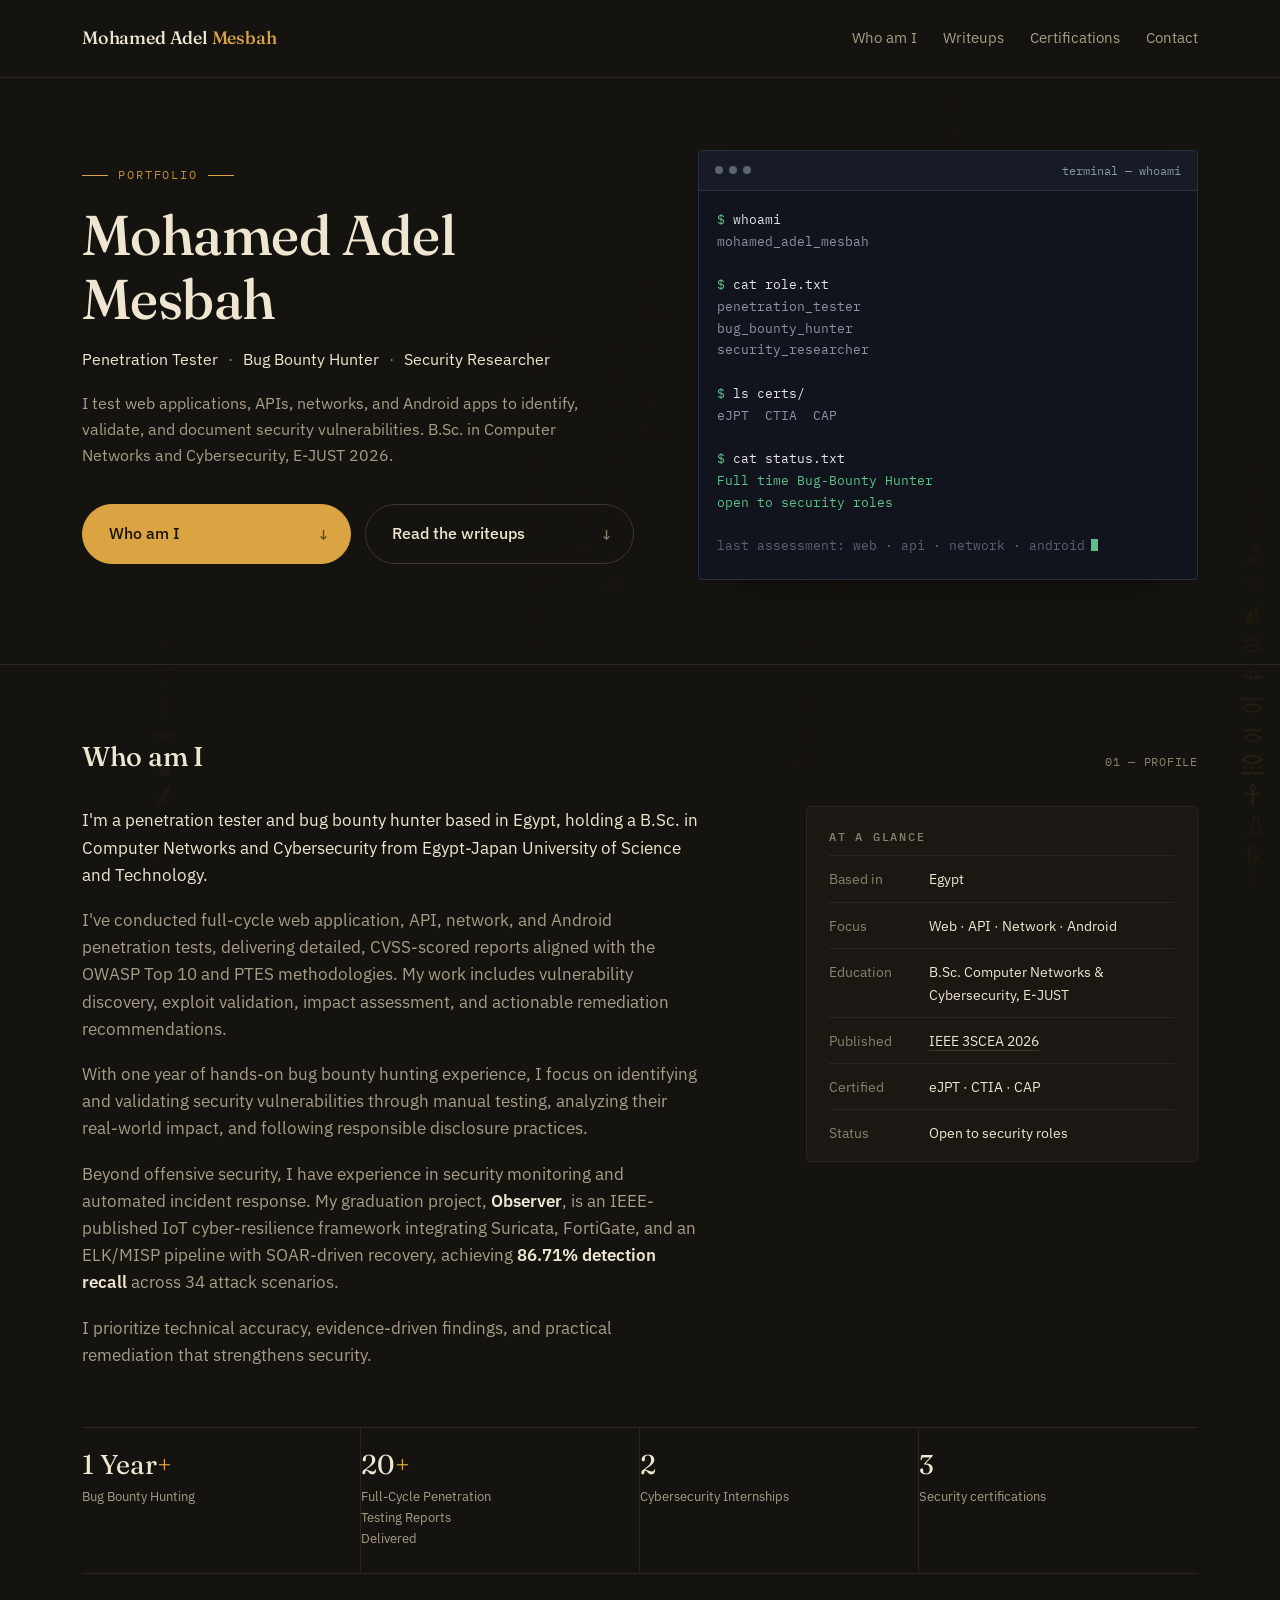
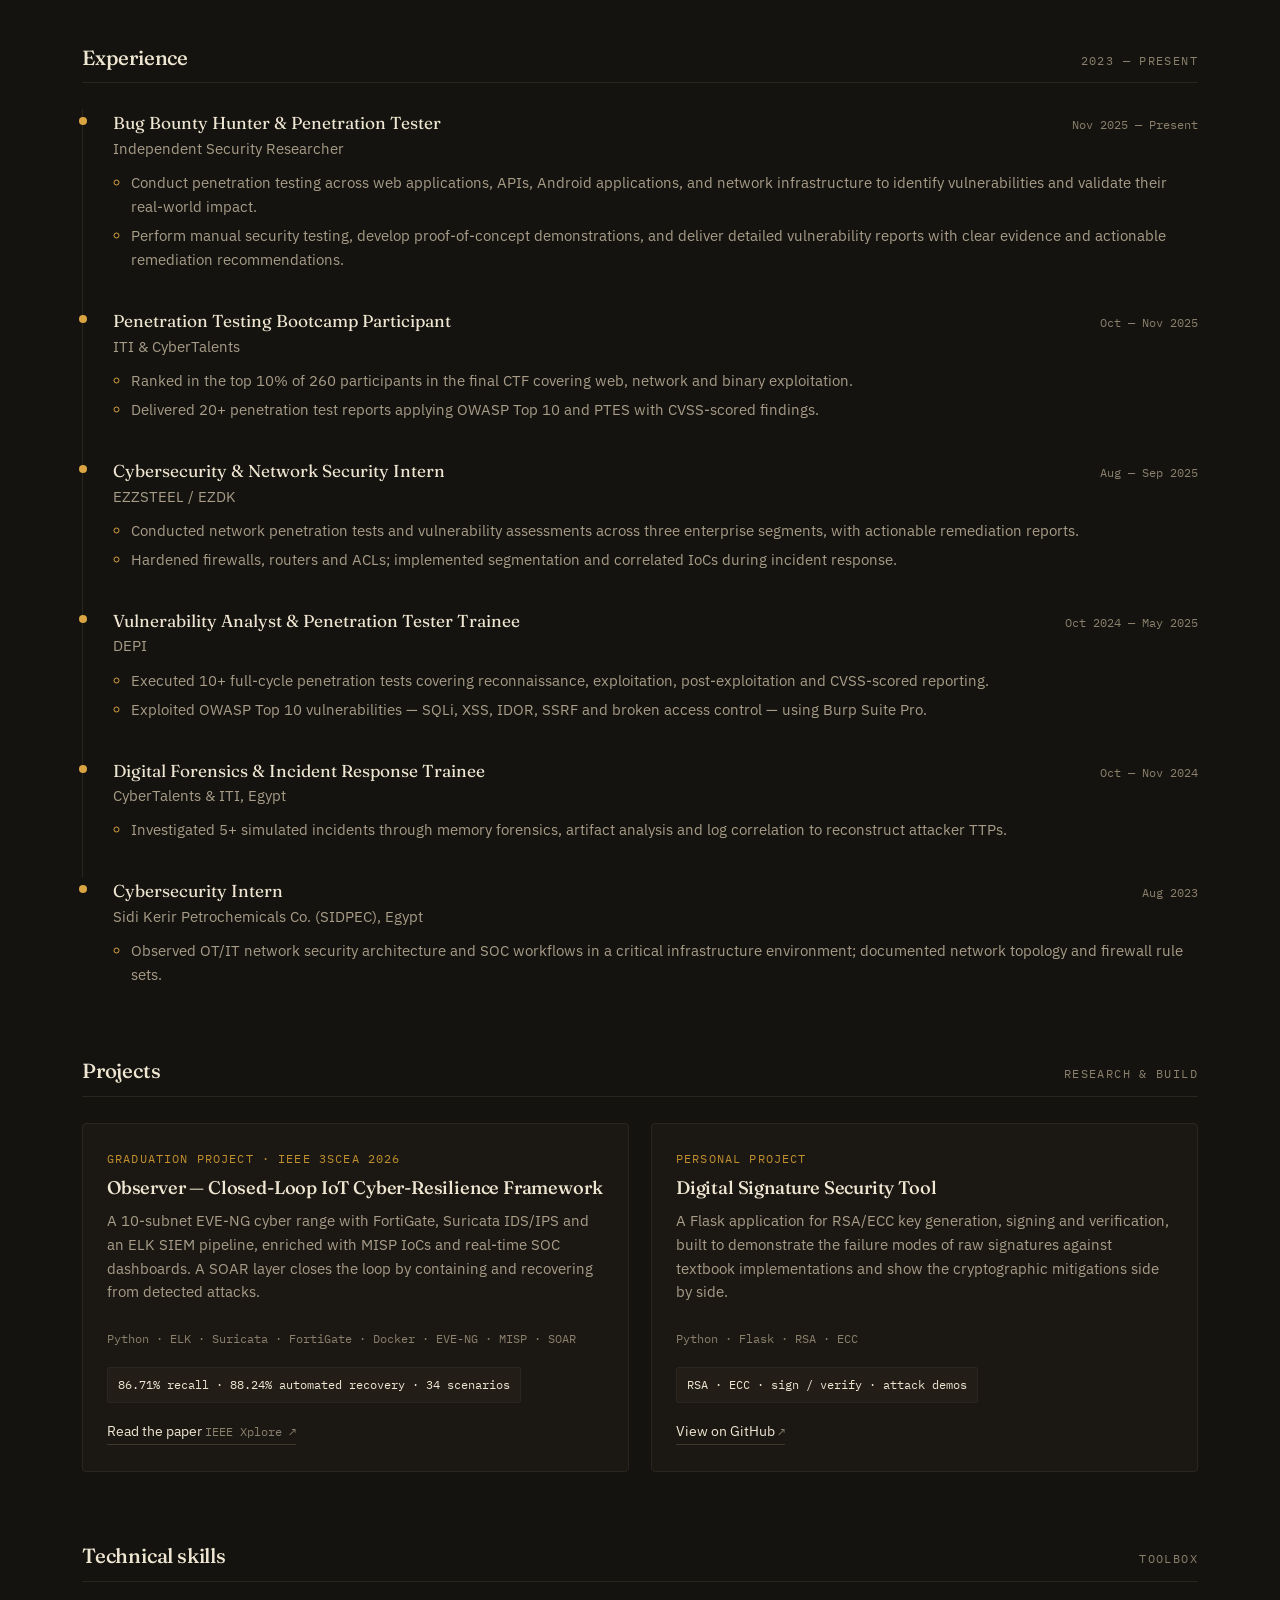
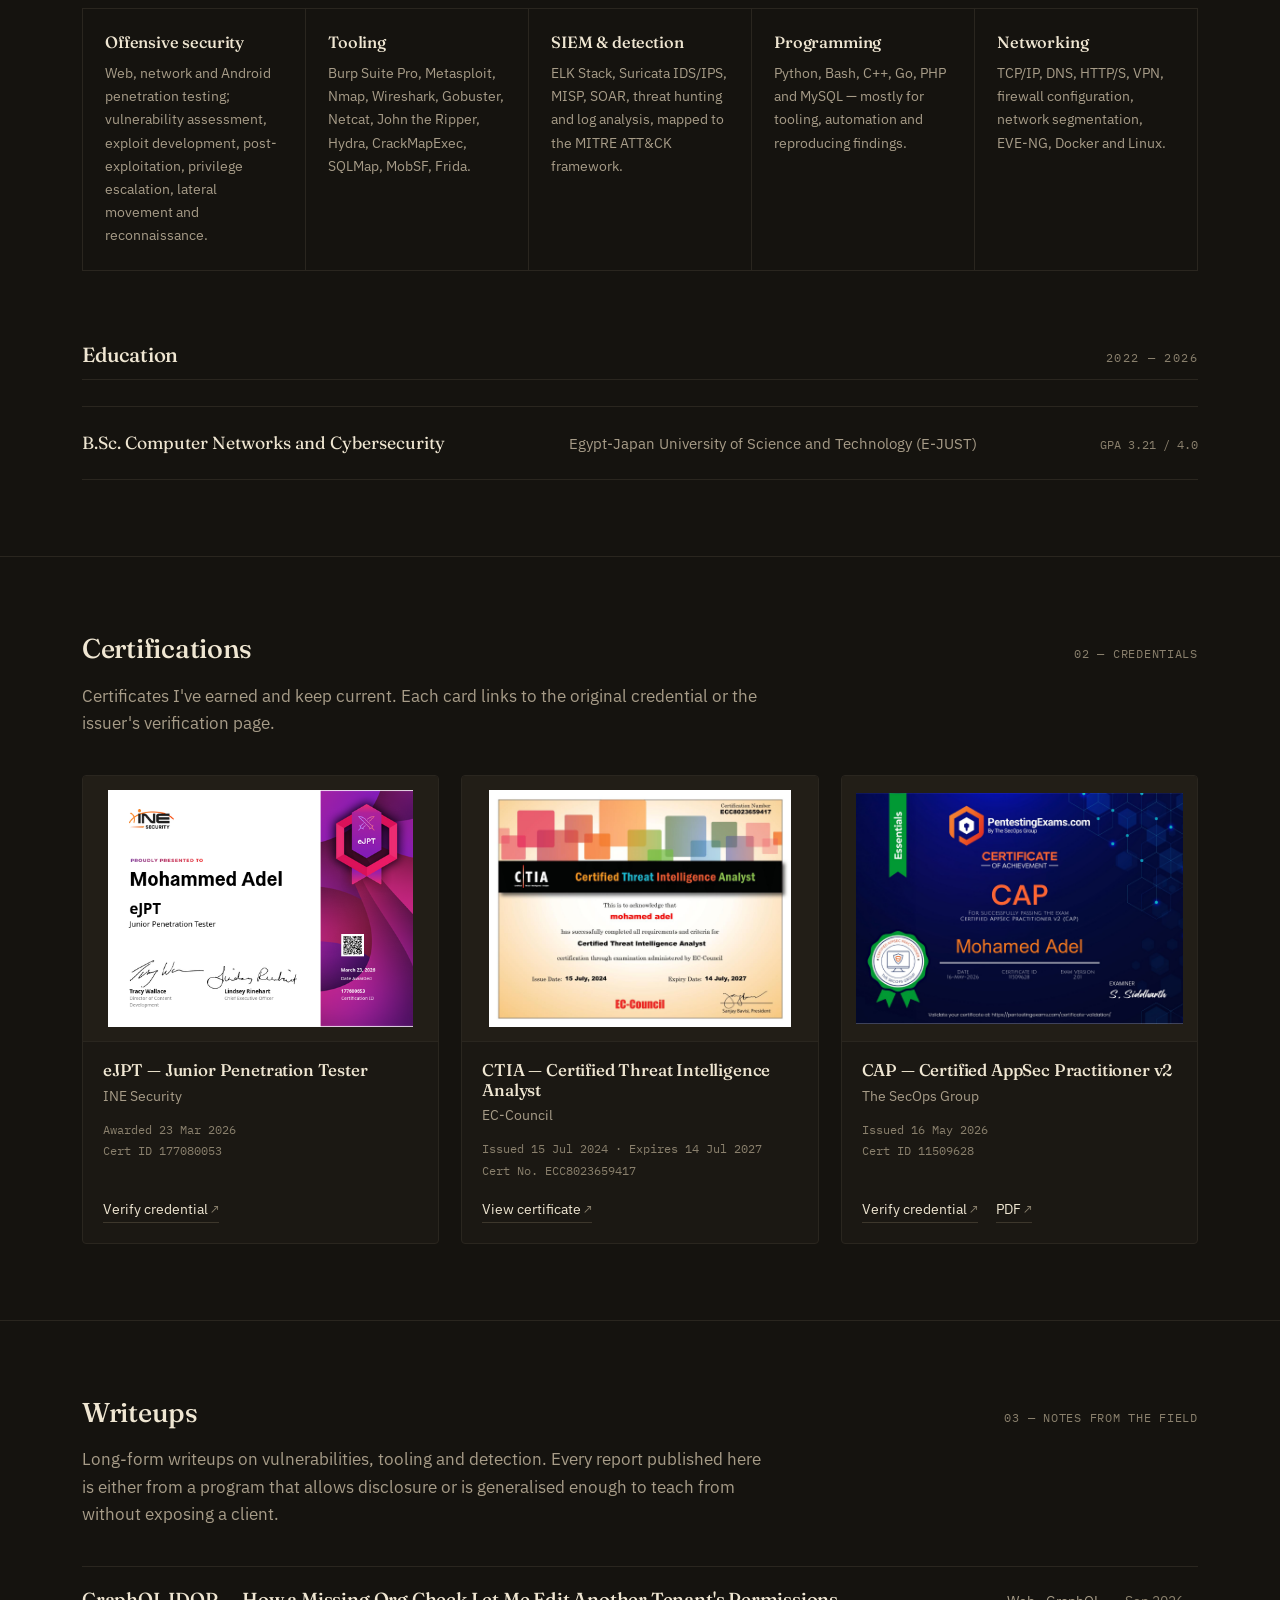
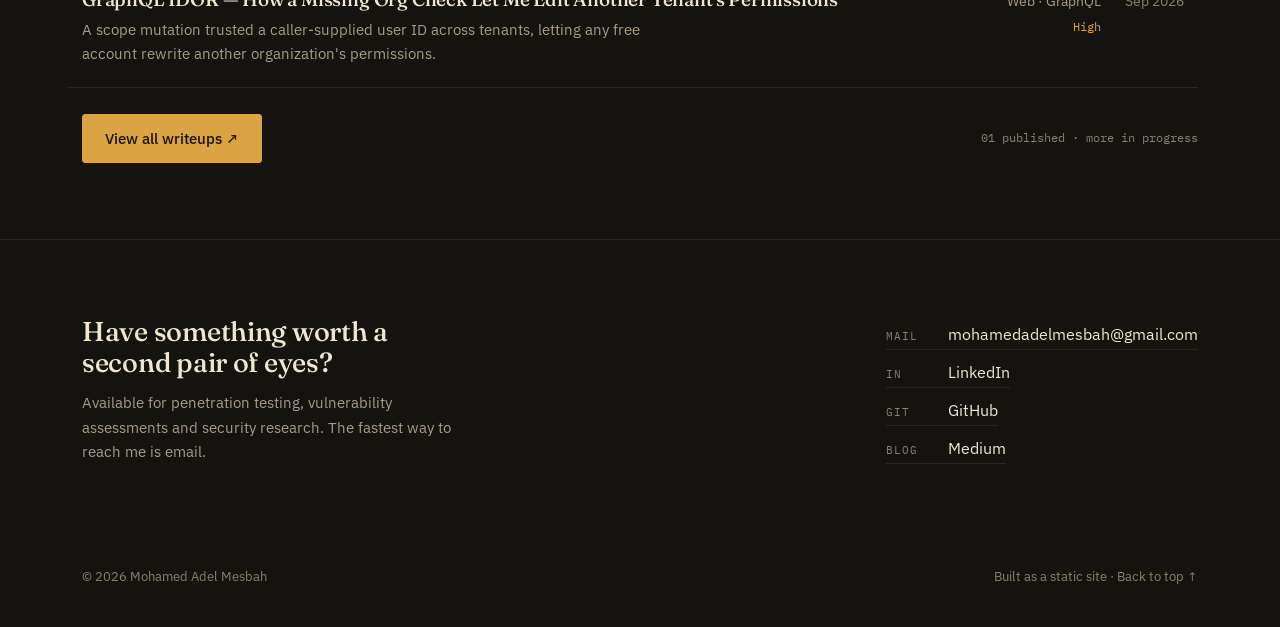
<file: index.html>
<!DOCTYPE html>
<html lang="en">
<head>
<meta charset="UTF-8">
<meta name="viewport" content="width=device-width, initial-scale=1.0">
<title>Mohamed Adel Mesbah — Penetration Tester &amp; Security Researcher</title>
<meta name="description" content="Mohamed Adel Mesbah — penetration tester, vulnerability analyst and security researcher. Web, network and Android security assessments, plus published writeups.">
<link rel="canonical" href="https://mohamed-adel-mohamed.github.io/">

<meta property="og:type" content="website">
<meta property="og:title" content="Mohamed Adel Mesbah — Penetration Tester &amp; Security Researcher">
<meta property="og:description" content="Full-cycle web, network and Android penetration testing. IEEE-published security research. eJPT, CTIA, CAP certified.">
<meta property="og:url" content="https://mohamed-adel-mohamed.github.io/">
<meta name="twitter:card" content="summary">
<meta name="theme-color" content="#15130f">

<link rel="icon" href="data:image/svg+xml,%3Csvg xmlns='http://www.w3.org/2000/svg' viewBox='0 0 64 64'%3E%3Crect width='64' height='64' rx='14' fill='%2311141c'/%3E%3Ctext x='32' y='45' font-family='Georgia,serif' font-size='34' fill='%23b5791a' text-anchor='middle'%3EM%3C/text%3E%3C/svg%3E">

<link rel="preconnect" href="https://fonts.googleapis.com">
<link rel="preconnect" href="https://fonts.gstatic.com" crossorigin>
<link href="https://fonts.googleapis.com/css2?family=Fraunces:ital,opsz,wght@0,9..144,400;0,9..144,500;0,9..144,600;1,9..144,500&family=IBM+Plex+Sans:wght@400;500;600&family=IBM+Plex+Mono:wght@400;500&display=swap" rel="stylesheet">
<style>
  :root{
    color-scheme:dark;
    --ink:#15130f;
    --panel:#1b1813;
    --panel-raised:#221e17;
    --line:#2a261f;
    --line-strong:#3d372c;
    --text:#efe6d2;
    --text-muted:#a79c88;
    --text-faint:#8a806d;
    --signal:#d9a441;
    --signal-dim:#c08f2e;
    --add:#5fbf8a;
    --remove:#d9706b;

    /* the terminal panel stays a slightly bluer "evidence" console */
    --code-bg:#11141c;
    --code-raised:#171b26;
    --code-line:#2a3041;
    --code-text:#e4e6ec;
    --code-muted:#8b93a7;
    --code-faint:#5b6273;
    --code-add:#5fbf8a;
    --code-remove:#d9706b;

    --maxw:1180px;
    --measure:68ch;

    /* hieroglyph rain — dark settings */
    --rain-color:#d9a441;
    --rain-opacity:.16;
  }

  *{box-sizing:border-box;}
  html{scroll-behavior:smooth;}
  body{
    margin:0;
    background:var(--ink);
    color:var(--text);
    font-family:'IBM Plex Sans', -apple-system, sans-serif;
    font-size:17px;
    line-height:1.6;
    -webkit-font-smoothing:antialiased;
  }

  h1,h2,h3,h4{
    font-family:'Fraunces', Georgia, serif;
    font-weight:500;
    line-height:1.15;
    margin:0;
    letter-spacing:-0.01em;
  }

  a{ color:inherit; text-decoration:none; }
  code, .mono{ font-family:'IBM Plex Mono', monospace; }

  ::selection{ background:var(--signal); color:#15130f; }

  :focus-visible{
    outline:2px solid var(--signal);
    outline-offset:3px;
    border-radius:2px;
  }

  .wrap{
    max-width:var(--maxw);
    margin:0 auto;
    padding:0 32px;
  }

  .skip{
    position:absolute; left:-9999px; top:0; z-index:100;
    background:var(--text); color:var(--ink);
    padding:10px 16px; border-radius:0 0 3px 0; font-size:.9rem;
  }
  .skip:focus{ left:0; }

  @media (max-width:640px){
    .wrap{ padding:0 20px; }
    body{ font-size:16px; }
  }

  /* ---------- hieroglyph rain ---------- */
  #hiero-rain{
    position:fixed;
    inset:0;
    width:100%;
    height:100%;
    z-index:0;
    pointer-events:none;
    opacity:var(--rain-opacity);
    /* quiet where the text sits, stronger toward the edges, soft fade top and bottom */
    -webkit-mask-image:
      linear-gradient(90deg,#000 0,rgba(0,0,0,.55) 12%,rgba(0,0,0,.12) 30%,rgba(0,0,0,.12) 70%,rgba(0,0,0,.55) 88%,#000 100%),
      linear-gradient(180deg,transparent 0,#000 14%,#000 86%,transparent 100%);
    -webkit-mask-composite:source-in;
    mask-composite:intersect;
    mask-image:
      linear-gradient(90deg,#000 0,rgba(0,0,0,.55) 12%,rgba(0,0,0,.12) 30%,rgba(0,0,0,.12) 70%,rgba(0,0,0,.55) 88%,#000 100%),
      linear-gradient(180deg,transparent 0,#000 14%,#000 86%,transparent 100%);
  }
  main, footer{ position:relative; z-index:1; }

  @media (max-width:720px){
    #hiero-rain{
      -webkit-mask-image:
        linear-gradient(90deg,#000 0,rgba(0,0,0,.5) 10%,rgba(0,0,0,.08) 24%,rgba(0,0,0,.08) 76%,rgba(0,0,0,.5) 90%,#000 100%),
        linear-gradient(180deg,transparent 0,#000 16%,#000 84%,transparent 100%);
      mask-image:
        linear-gradient(90deg,#000 0,rgba(0,0,0,.5) 10%,rgba(0,0,0,.08) 24%,rgba(0,0,0,.08) 76%,rgba(0,0,0,.5) 90%,#000 100%),
        linear-gradient(180deg,transparent 0,#000 16%,#000 84%,transparent 100%);
    }
  }

  /* ---------- header ---------- */
  header{
    padding:24px 0;
    border-bottom:1px solid var(--line);
    position:sticky;
    top:0;
    z-index:40;
    background:var(--ink);
  }
  header .wrap{
    display:flex;
    align-items:center;
    justify-content:space-between;
    gap:24px;
  }
  .wordmark{
    font-family:'Fraunces', serif;
    font-weight:500;
    font-size:1.12rem;
    letter-spacing:-0.01em;
  }
  .wordmark span{ color:var(--signal); }
  nav{ display:flex; gap:26px; }
  nav a{
    font-size:0.93rem;
    color:var(--text-muted);
    transition:color .15s ease;
  }
  nav a:hover{ color:var(--text); }

  .nav-toggle{ display:none; }
  @media (max-width:720px){
    nav{
      position:fixed; inset:0 0 0 auto; width:min(78vw,300px);
      background:var(--panel); border-left:1px solid var(--line);
      flex-direction:column; padding:88px 28px 28px;
      transform:translateX(100%); transition:transform .25s ease;
      z-index:20;
    }
    nav.open{ transform:translateX(0); }
    nav a{ font-size:1.05rem; color:var(--text); padding:10px 0; border-bottom:1px solid var(--line); }
    .nav-toggle{
      display:flex; flex-direction:column; gap:5px; width:26px; z-index:30;
      background:none; border:none; cursor:pointer; padding:8px;
    }
    .nav-toggle span{ height:2px; background:var(--text); border-radius:1px; }
  }

  /* ---------- hero ---------- */
  .hero{
    padding:72px 0 84px;
    border-bottom:1px solid var(--line);
    position:relative;
  }
  .hero .wrap{
    position:relative;
    z-index:1;
    display:grid;
    grid-template-columns:1.05fr .95fr;
    gap:64px;
    align-items:center;
  }
  @media (max-width:880px){
    .hero .wrap{ grid-template-columns:1fr; gap:48px; }
    .hero{ padding:48px 0 56px; }
  }

  .eyebrow{
    font-family:'IBM Plex Mono', monospace;
    font-size:0.74rem;
    letter-spacing:0.16em;
    text-transform:uppercase;
    color:var(--signal-dim);
    margin:0 0 18px;
    display:flex;
    align-items:center;
    gap:10px;
  }
  .eyebrow::before,
  .eyebrow::after{
    content:"";
    width:26px; height:1px;
    background:var(--signal);
    display:inline-block;
  }

  .hero h1{
    font-size:clamp(2.3rem, 4.6vw, 3.5rem);
    max-width:15ch;
    margin-bottom:14px;
  }
  .hero .role{
    font-size:1.02rem;
    color:var(--text);
    margin:0 0 18px;
    max-width:62ch;
  }
  .hero .role span{ color:var(--text-faint); padding:0 6px; }
  .hero p.lede{
    color:var(--text-muted);
    font-size:1.02rem;
    max-width:50ch;
    margin:0;
  }

  /* ---------- the two big choices ---------- */
  .choices{
    display:grid;
    grid-template-columns:1fr 1fr;
    gap:14px;
    margin-top:36px;
    max-width:620px;
  }
  .pill{
    display:flex;
    align-items:center;
    justify-content:space-between;
    gap:14px;
    padding:16px 22px 16px 26px;
    border-radius:999px;
    border:1px solid var(--line-strong);
    background:transparent;
    font-size:1rem;
    font-weight:500;
    color:var(--text);
    transition:transform .18s ease, background .18s ease, border-color .18s ease, box-shadow .18s ease;
  }
  .pill .arrow{
    font-family:'IBM Plex Mono', monospace;
    font-size:0.95rem;
    color:var(--text-faint);
    transition:transform .18s ease, color .18s ease;
  }
  .pill:hover{
    transform:translateY(-2px);
    border-color:var(--text-faint);
    background:var(--panel);
    box-shadow:0 6px 18px -12px rgba(0,0,0,.65);
  }
  .pill:hover .arrow{ transform:translateX(3px); color:var(--text); }
  .pill-primary{
    background:var(--signal);
    border-color:var(--signal);
    color:#1a1203;
  }
  .pill-primary .arrow{ color:rgba(26,18,3,.65); }
  .pill-primary:hover{ background:#e3b45c; border-color:#e3b45c; }
  .pill-primary:hover .arrow{ color:#1a1203; }

  @media (max-width:560px){
    .choices{ grid-template-columns:1fr; }
    .pill{ padding:15px 20px 15px 24px; font-size:.97rem; }
  }

  /* ---------- request/response panel ---------- */
  .panel{
    background:var(--code-bg);
    border:1px solid var(--code-line);
    border-radius:4px;
    overflow:hidden;
    box-shadow:0 24px 48px -34px rgba(0,0,0,.75);
  }
  .panel-head{
    display:flex;
    align-items:center;
    justify-content:space-between;
    padding:10px 16px;
    border-bottom:1px solid var(--code-line);
    background:var(--code-raised);
  }
  .panel-head .dots{ display:flex; gap:6px; }
  .panel-head .dots i{
    width:8px; height:8px; border-radius:50%;
    background:var(--code-faint); display:block;
  }
  .panel-head .tag{
    font-family:'IBM Plex Mono', monospace;
    font-size:0.75rem;
    color:var(--code-muted);
  }
  .panel pre{
    margin:0;
    padding:18px 18px 22px;
    font-family:'IBM Plex Mono', monospace;
    font-size:0.8rem;
    line-height:1.7;
    overflow-x:auto;
    color:var(--code-muted);
  }
  .panel pre .hl{ color:var(--code-text); }
  .panel pre .add{ color:var(--code-add); }
  .panel pre .prompt{ color:var(--code-add); }
  .panel pre .muted{ color:var(--code-faint); }

  @media (prefers-reduced-motion:no-preference){
    .panel pre::after{
      content:"";
      display:inline-block;
      width:7px; height:12px;
      margin-left:6px;
      vertical-align:-1px;
      background:var(--code-add);
      animation:blink 1.2s steps(2,start) infinite;
    }
    @keyframes blink{ to{ opacity:0; } }
  }

  /* ---------- section shell ---------- */
  section{ padding:76px 0; border-bottom:1px solid var(--line); scroll-margin-top:76px; }
  section:last-of-type{ border-bottom:none; }
  .section-head{
    display:flex; align-items:baseline; justify-content:space-between;
    gap:20px; margin-bottom:34px; flex-wrap:wrap;
  }
  .section-head h2{ font-size:1.7rem; }
  .section-head .count{
    font-family:'IBM Plex Mono', monospace;
    color:var(--text-faint);
    font-size:0.78rem;
    letter-spacing:0.06em;
    text-transform:uppercase;
  }

  p.intro{
    color:var(--text-muted);
    max-width:var(--measure);
    margin:-16px 0 38px;
  }

  /* ---------- stats ---------- */
  .stats{
    display:grid;
    grid-template-columns:repeat(4,1fr);
    border-top:1px solid var(--line);
    border-bottom:1px solid var(--line);
    margin:40px 0 0;
  }
  .stat{
    padding:22px 20px 24px 0;
    border-right:1px solid var(--line);
  }
  .stat:last-child{ border-right:none; }
  .stat .n{
    display:block;
    font-family:'Fraunces', serif;
    font-size:1.7rem;
    line-height:1.1;
    color:var(--text);
  }
  .stat .n em{ font-style:normal; color:var(--signal); }
  .stat .l{
    display:block;
    margin-top:6px;
    font-size:0.82rem;
    color:var(--text-muted);
    max-width:20ch;
  }
  @media (max-width:760px){
    .stats{ grid-template-columns:1fr 1fr; }
    .stat{ padding-right:16px; }
    .stat:nth-child(2){ border-right:none; }
    .stat:nth-child(1), .stat:nth-child(2){ border-bottom:1px solid var(--line); }
  }

  /* ---------- about ---------- */
  .about-grid{
    display:grid;
    grid-template-columns:1.45fr .85fr;
    gap:56px;
    align-items:start;
  }
  @media (max-width:900px){
    .about-grid{ grid-template-columns:1fr; gap:40px; }
  }
  .prose p{
    color:var(--text-muted);
    margin:0 0 18px;
    max-width:62ch;
  }
  .prose p:first-child{
    color:var(--text);
    font-size:1.08rem;
  }
  .prose strong{ color:var(--text); font-weight:600; }

  .facts{
    background:var(--panel);
    border:1px solid var(--line);
    border-radius:4px;
    padding:6px 22px;
  }
  .facts h3{
    font-size:0.78rem;
    font-family:'IBM Plex Mono', monospace;
    letter-spacing:0.14em;
    text-transform:uppercase;
    color:var(--text-faint);
    padding:16px 0 12px;
    border-bottom:1px solid var(--line);
  }
  .facts dl{ margin:0; }
  .facts .row{
    display:grid;
    grid-template-columns:88px 1fr;
    gap:12px;
    padding:11px 0;
    border-bottom:1px solid var(--line);
    font-size:0.9rem;
  }
  .facts .row:last-child{ border-bottom:none; }
  .facts dt{ color:var(--text-faint); }
  .facts dd{ margin:0; color:var(--text); }
  .facts dd a{
    border-bottom:1px solid var(--line-strong);
    transition:color .15s ease, border-color .15s ease;
  }
  .facts dd a:hover{ color:var(--signal-dim); border-color:var(--signal); }

  /* ---------- experience timeline ---------- */
  .block{ margin-top:72px; }
  .block-head{
    display:flex; align-items:baseline; justify-content:space-between;
    gap:16px; margin-bottom:26px; padding-bottom:12px;
    border-bottom:1px solid var(--line);
  }
  .block-head h3{ font-size:1.28rem; }
  .block-head .k{
    font-family:'IBM Plex Mono', monospace;
    font-size:0.72rem;
    letter-spacing:0.12em;
    text-transform:uppercase;
    color:var(--text-faint);
  }

  .timeline{ list-style:none; margin:0; padding:0; }
  .timeline > li{
    position:relative;
    padding:0 0 30px 30px;
    border-left:1px solid var(--line);
  }
  .timeline > li::before{
    content:"";
    position:absolute;
    left:-4.5px; top:8px;
    width:8px; height:8px;
    border-radius:50%;
    background:var(--signal);
  }
  .timeline > li:last-child{ padding-bottom:0; border-left-color:transparent; }

  .job-top{
    display:flex; flex-wrap:wrap; align-items:baseline;
    justify-content:space-between; gap:4px 18px;
  }
  .job-role{
    font-family:'Fraunces', serif;
    font-size:1.08rem;
    color:var(--text);
  }
  .job-org{ color:var(--text-muted); font-size:0.94rem; }
  .job-date{
    font-family:'IBM Plex Mono', monospace;
    font-size:0.76rem;
    color:var(--text-faint);
    white-space:nowrap;
  }
  .job ul{
    margin:10px 0 0;
    padding-left:18px;
    color:var(--text-muted);
    font-size:0.94rem;
  }
  .job ul li{ margin-bottom:5px; }
  .job ul li::marker{ color:var(--signal); }

  /* ---------- projects ---------- */
  .projects{
    display:grid;
    grid-template-columns:1fr 1fr;
    gap:22px;
  }
  @media (max-width:800px){ .projects{ grid-template-columns:1fr; } }
  .project{
    background:var(--panel);
    border:1px solid var(--line);
    border-radius:4px;
    padding:26px 24px;
    display:flex;
    flex-direction:column;
    transition:border-color .18s ease, transform .18s ease;
  }
  .project:hover{ border-color:var(--line-strong); transform:translateY(-2px); }
  .project .kicker{
    font-family:'IBM Plex Mono', monospace;
    font-size:0.72rem;
    letter-spacing:0.1em;
    text-transform:uppercase;
    color:var(--signal-dim);
    margin-bottom:10px;
  }
  .project h4{ font-size:1.14rem; margin-bottom:10px; }
  .project p{ color:var(--text-muted); font-size:0.93rem; margin:0 0 14px; }
  .project .metric{
    font-family:'IBM Plex Mono', monospace;
    font-size:0.78rem;
    color:var(--text);
    background:var(--panel-raised);
    border:1px solid var(--line);
    border-radius:2px;
    padding:7px 10px;
    align-self:flex-start;
  }
  .project .stack{
    font-family:'IBM Plex Mono', monospace;
    font-size:0.74rem;
    color:var(--text-faint);
    margin-top:12px;
  }
  .project-foot{
    margin-top:auto;
    padding-top:18px;
    display:flex;
    flex-direction:column;
    align-items:flex-start;
  }
  .project-link{
    align-self:flex-start;
    margin-top:16px;
    font-size:0.9rem;
    color:var(--text);
    border-bottom:1px solid var(--line-strong);
    padding-bottom:2px;
    transition:color .15s ease, border-color .15s ease;
  }
  .project-link .mono{ font-size:0.78rem; color:var(--text-faint); }
  .project-link:hover{ color:var(--signal-dim); border-color:var(--signal); }

  /* ---------- skills ---------- */
  .focus-grid{
    display:grid;
    grid-template-columns:repeat(auto-fit,minmax(220px,1fr));
    gap:1px;
    background:var(--line);
    border:1px solid var(--line);
  }
  .focus-item{
    background:var(--ink);
    padding:24px 22px;
  }
  .focus-item h4{
    font-size:1.02rem;
    margin-bottom:10px;
  }
  .focus-item p{
    color:var(--text-muted);
    font-size:0.9rem;
    margin:0;
  }

  /* ---------- education strip ---------- */
  .edu{
    display:flex;
    flex-wrap:wrap;
    align-items:baseline;
    justify-content:space-between;
    gap:8px 24px;
    padding:22px 0;
    border-top:1px solid var(--line);
    border-bottom:1px solid var(--line);
  }
  .edu .deg{ font-family:'Fraunces', serif; font-size:1.1rem; }
  .edu .school{ color:var(--text-muted); font-size:0.95rem; }
  .edu .meta{
    font-family:'IBM Plex Mono', monospace;
    font-size:0.78rem;
    color:var(--text-faint);
  }

  /* ---------- certifications ---------- */
  .cert-grid{
    display:grid;
    grid-template-columns:repeat(auto-fit,minmax(268px,1fr));
    gap:22px;
  }
  .cert{
    display:flex;
    flex-direction:column;
    background:var(--panel);
    border:1px solid var(--line);
    border-radius:4px;
    overflow:hidden;
    transition:border-color .18s ease, transform .18s ease, box-shadow .18s ease;
  }
  .cert:hover{
    border-color:var(--line-strong);
    transform:translateY(-2px);
    box-shadow:0 18px 30px -26px rgba(0,0,0,.65);
  }
  .cert .thumb{
    display:block;
    background:var(--panel-raised);
    border-bottom:1px solid var(--line);
    padding:14px;
    aspect-ratio:4/3;
    overflow:hidden;
  }
  .cert .thumb img{
    width:100%;
    height:100%;
    object-fit:contain;
    display:block;
    transition:transform .35s ease;
  }
  .cert:hover .thumb img{ transform:scale(1.015); }
  .cert .body{
    padding:18px 20px 20px;
    display:flex;
    flex-direction:column;
    flex:1;
  }
  .cert h4{ font-size:1.06rem; margin-bottom:4px; }
  .cert .issuer{ color:var(--text-muted); font-size:0.9rem; }
  .cert .cert-meta{
    font-family:'IBM Plex Mono', monospace;
    font-size:0.74rem;
    color:var(--text-faint);
    margin:12px 0 16px;
    line-height:1.8;
  }
  .cert .cert-link{
    margin-top:auto;
    align-self:flex-start;
    font-size:0.9rem;
    color:var(--text);
    border-bottom:1px solid var(--line-strong);
    padding-bottom:2px;
    transition:color .15s ease, border-color .15s ease;
  }
  .cert .cert-links{
    margin-top:auto;
    display:flex;
    flex-wrap:wrap;
    align-items:baseline;
    gap:8px 18px;
  }
  .cert .cert-links .cert-link{ margin-top:0; }
  .cert .cert-link:hover{ color:var(--signal-dim); border-color:var(--signal); }
  .cert .cert-link .mono{ color:var(--text-faint); font-size:.82rem; }

  /* ---------- writeups ---------- */
  .writeups{
    display:flex;
    flex-direction:column;
    border-top:1px solid var(--line);
  }
  .writeup-row{
    display:grid;
    grid-template-columns:1fr auto auto;
    gap:24px;
    align-items:baseline;
    padding:22px 14px;
    border-bottom:1px solid var(--line);
    border-left:2px solid transparent;
    margin-left:-16px;
    transition:border-color .15s ease, background .15s ease;
  }
  .writeup-row:hover{
    border-left-color:var(--signal);
    background:rgba(217,164,65,.06);
  }
  .writeup-row h3{ font-size:1.18rem; }
  .writeup-row .excerpt{
    font-size:0.95rem;
    color:var(--text-muted);
    margin:6px 0 0;
    max-width:62ch;
  }
  .writeup-meta{
    font-size:0.85rem;
    color:var(--text-muted);
    white-space:nowrap;
    text-align:right;
    display:flex;
    flex-direction:column;
    gap:4px;
  }
  .writeup-meta .sev{ font-family:'IBM Plex Mono', monospace; font-size:0.76rem; }
  .sev-high{ color:var(--signal); }
  .sev-medium{ color:#c9a45a; }
  .sev-low{ color:var(--text-faint); }
  .writeup-date{ color:var(--text-faint); font-size:0.85rem; white-space:nowrap; }

  .writeups-foot{
    display:flex;
    align-items:center;
    justify-content:space-between;
    gap:16px;
    flex-wrap:wrap;
    margin-top:26px;
  }
  .writeups-foot .foot-note{
    font-family:'IBM Plex Mono', monospace;
    font-size:0.74rem;
    color:var(--text-faint);
  }
  @media (max-width:640px){
    .writeup-row{ grid-template-columns:1fr; gap:6px; }
    .writeup-meta, .writeup-date{ text-align:left; }
  }

  .btn{
    display:inline-block;
    padding:11px 22px;
    border-radius:3px;
    font-size:0.95rem;
    font-weight:500;
    border:1px solid var(--line);
    transition:border-color .15s ease, background .15s ease, color .15s ease;
  }
  .btn-primary{
    background:var(--signal);
    color:#1a1203;
    border-color:var(--signal);
  }
  .btn-primary:hover{ background:#e3b45c; border-color:#e3b45c; }
  .btn-ghost:hover{ border-color:var(--line-strong); background:var(--panel); }

  /* ---------- contact / footer ---------- */
  .contact .wrap{
    display:flex;
    flex-wrap:wrap;
    justify-content:space-between;
    align-items:flex-end;
    gap:36px;
  }
  .contact h2{ font-size:1.7rem; max-width:18ch; }
  .contact p{
    color:var(--text-muted);
    max-width:44ch;
    margin:12px 0 0;
    font-size:0.96rem;
  }
  .contact-links{
    display:flex; flex-direction:column; gap:10px; align-items:flex-start;
    font-size:0.98rem;
  }
  .contact-links a{
    display:inline-flex;
    align-items:baseline;
    gap:10px;
    border-bottom:1px solid var(--line);
    padding-bottom:2px;
    transition:border-color .15s ease, color .15s ease;
  }
  .contact-links a .mono{
    font-size:0.68rem;
    letter-spacing:0.1em;
    text-transform:uppercase;
    color:var(--text-faint);
    min-width:52px;
  }
  .contact-links a:hover{ border-color:var(--signal); color:var(--signal-dim); }

  footer{
    padding:26px 0 40px;
  }
  footer .wrap{
    display:flex; justify-content:space-between; align-items:center;
    color:var(--text-faint); font-size:0.82rem; flex-wrap:wrap; gap:10px;
  }
  footer a:hover{ color:var(--text-muted); }
</style>
</head>
<body>

<canvas id="hiero-rain" aria-hidden="true"></canvas>

<a class="skip" href="#main">Skip to content</a>

<header>
  <div class="wrap">
    <a href="#top" class="wordmark">Mohamed Adel <span>Mesbah</span></a>
    <nav id="nav">
      <a href="#about">Who am I</a>
      <a href="writeups/index.html">Writeups</a>
      <a href="#certs">Certifications</a>
      <a href="#contact">Contact</a>
    </nav>
    <button class="nav-toggle" id="navToggle" aria-label="Toggle menu" aria-expanded="false" aria-controls="nav">
      <span></span><span></span><span></span>
    </button>
  </div>
</header>

<main id="main">

  <section class="hero" id="top">
    <div class="wrap">
      <div>
        <p class="eyebrow">Portfolio</p>
        <h1>Mohamed Adel Mesbah</h1>
        <p class="role">Penetration Tester <span>·</span> Bug Bounty Hunter <span>·</span> Security Researcher</p>
        <p class="lede">I test web applications, APIs, networks, and Android apps to identify, validate, and document security vulnerabilities. B.Sc. in Computer Networks and Cybersecurity, E-JUST 2026.</p>

        <div class="choices">
          <a class="pill pill-primary" href="#about">
            <span>Who am I</span>
            <span class="arrow" aria-hidden="true">↓</span>
          </a>
          <a class="pill" href="#writeups">
            <span>Read the writeups</span>
            <span class="arrow" aria-hidden="true">↓</span>
          </a>
        </div>
      </div>

      <div class="panel" aria-hidden="true">
        <div class="panel-head">
          <div class="dots"><i></i><i></i><i></i></div>
          <span class="tag">terminal — whoami</span>
        </div>
        <pre><span class="prompt">$</span> <span class="hl">whoami</span>
mohamed_adel_mesbah

<span class="prompt">$</span> <span class="hl">cat role.txt</span>
penetration_tester
bug_bounty_hunter
security_researcher

<span class="prompt">$</span> <span class="hl">ls certs/</span>
eJPT  CTIA  CAP

<span class="prompt">$</span> <span class="hl">cat status.txt</span>
<span class="add">Full time Bug-Bounty Hunter<br>open to security roles</span>

<span class="muted">last assessment: web · api · network · android</span></pre>
      </div>
    </div>
  </section>

  <section id="about">
    <div class="wrap">
      <div class="section-head">
        <h2>Who am I</h2>
        <span class="count">01 — profile</span>
      </div>

<div class="about-grid">
  <div class="prose">
    <p>I'm a penetration tester and bug bounty hunter based in Egypt, holding a B.Sc. in Computer Networks and Cybersecurity from Egypt-Japan University of Science and Technology.</p>
    <p>I've conducted full-cycle web application, API, network, and Android penetration tests, delivering detailed, CVSS-scored reports aligned with the OWASP Top 10 and PTES methodologies. My work includes vulnerability discovery, exploit validation, impact assessment, and actionable remediation recommendations.</p>
    <p>With one year of hands-on bug bounty hunting experience, I focus on identifying and validating security vulnerabilities through manual testing, analyzing their real-world impact, and following responsible disclosure practices.</p>
    <p>Beyond offensive security, I have experience in security monitoring and automated incident response. My graduation project, <strong>Observer</strong>, is an IEEE-published IoT cyber-resilience framework integrating Suricata, FortiGate, and an ELK/MISP pipeline with SOAR-driven recovery, achieving <strong>86.71% detection recall</strong> across 34 attack scenarios.</p>
    <p>I prioritize technical accuracy, evidence-driven findings, and practical remediation that strengthens security.</p>
  </div>

        <aside class="facts" aria-label="At a glance">
          <h3>At a glance</h3>
          <dl>
            <div class="row"><dt>Based in</dt><dd>Egypt</dd></div>
            <div class="row"><dt>Focus</dt><dd>Web · API · Network · Android</dd></div>
            <div class="row"><dt>Education</dt><dd>B.Sc. Computer Networks &amp; Cybersecurity, E-JUST</dd></div>
            <div class="row"><dt>Published</dt><dd><a href="https://ieeexplore.ieee.org/document/11602931" target="_blank" rel="noopener">IEEE 3SCEA 2026</a></dd></div>
            <div class="row"><dt>Certified</dt><dd>eJPT · CTIA · CAP</dd></div>
            <div class="row"><dt>Status</dt><dd>Open to security roles</dd></div>
          </dl>
        </aside>
      </div>

      <div class="stats">
        <div class="stat">
          <span class="n">1 Year<em>+</em></span>
          <span class="l">Bug Bounty Hunting</span>
        </div>
        <div class="stat">
          <span class="n">20<em>+</em></span>
          <span class="l">Full-Cycle Penetration Testing Reports<br>Delivered</span>
        </div>
        <div class="stat">
          <span class="n">2</span>
          <span class="l">Cybersecurity Internships</span>
        </div>
        <div class="stat">
          <span class="n">3</span>
          <span class="l">Security certifications</span>
        </div>
      </div>

      <!-- experience -->
      <div class="block" id="experience">
        <div class="block-head">
          <h3>Experience</h3>
          <span class="k">2023 — present</span>
        </div>

        <ol class="timeline">
          <li class="job">
            <div class="job-top">
              <span class="job-role">Bug Bounty Hunter &amp; Penetration Tester</span>
              <span class="job-date">Nov 2025 — Present</span>
            </div>
            <div class="job-org">Independent Security Researcher</div>
            <ul>
              <li>Conduct penetration testing across web applications, APIs, Android applications, and network infrastructure to identify vulnerabilities and validate their real-world impact.</li>
              <li>Perform manual security testing, develop proof-of-concept demonstrations, and deliver detailed vulnerability reports with clear evidence and actionable remediation recommendations.</li>
            </ul>
          </li>

          <li class="job">
            <div class="job-top">
              <span class="job-role">Penetration Testing Bootcamp Participant</span>
              <span class="job-date">Oct — Nov 2025</span>
            </div>
            <div class="job-org">ITI &amp; CyberTalents</div>
            <ul>
              <li>Ranked in the top 10% of 260 participants in the final CTF covering web, network and binary exploitation.</li>
              <li>Delivered 20+ penetration test reports applying OWASP Top 10 and PTES with CVSS-scored findings.</li>
            </ul>
          </li>

          <li class="job">
            <div class="job-top">
              <span class="job-role">Cybersecurity &amp; Network Security Intern</span>
              <span class="job-date">Aug — Sep 2025</span>
            </div>
            <div class="job-org">EZZSTEEL / EZDK</div>
            <ul>
              <li>Conducted network penetration tests and vulnerability assessments across three enterprise segments, with actionable remediation reports.</li>
              <li>Hardened firewalls, routers and ACLs; implemented segmentation and correlated IoCs during incident response.</li>
            </ul>
          </li>

          <li class="job">
            <div class="job-top">
              <span class="job-role">Vulnerability Analyst &amp; Penetration Tester Trainee</span>
              <span class="job-date">Oct 2024 — May 2025</span>
            </div>
            <div class="job-org">DEPI</div>
            <ul>
              <li>Executed 10+ full-cycle penetration tests covering reconnaissance, exploitation, post-exploitation and CVSS-scored reporting.</li>
              <li>Exploited OWASP Top 10 vulnerabilities — SQLi, XSS, IDOR, SSRF and broken access control — using Burp Suite Pro.</li>
            </ul>
          </li>

          <li class="job">
            <div class="job-top">
              <span class="job-role">Digital Forensics &amp; Incident Response Trainee</span>
              <span class="job-date">Oct — Nov 2024</span>
            </div>
            <div class="job-org">CyberTalents &amp; ITI, Egypt</div>
            <ul>
              <li>Investigated 5+ simulated incidents through memory forensics, artifact analysis and log correlation to reconstruct attacker TTPs.</li>
            </ul>
          </li>

          <li class="job">
            <div class="job-top">
              <span class="job-role">Cybersecurity Intern</span>
              <span class="job-date">Aug 2023</span>
            </div>
            <div class="job-org">Sidi Kerir Petrochemicals Co. (SIDPEC), Egypt</div>
            <ul>
              <li>Observed OT/IT network security architecture and SOC workflows in a critical infrastructure environment; documented network topology and firewall rule sets.</li>
            </ul>
          </li>
        </ol>
      </div>

      <!-- projects -->
      <div class="block" id="projects">
        <div class="block-head">
          <h3>Projects</h3>
          <span class="k">research &amp; build</span>
        </div>

        <div class="projects">
          <article class="project">
            <p class="kicker">Graduation project · IEEE 3SCEA 2026</p>
            <h4>Observer — Closed-Loop IoT Cyber-Resilience Framework</h4>
            <p>A 10-subnet EVE-NG cyber range with FortiGate, Suricata IDS/IPS and an ELK SIEM pipeline, enriched with MISP IoCs and real-time SOC dashboards. A SOAR layer closes the loop by containing and recovering from detected attacks.</p>
            <span class="stack">Python · ELK · Suricata · FortiGate · Docker · EVE-NG · MISP · SOAR</span>
            <div class="project-foot">
              <span class="metric">86.71% recall · 88.24% automated recovery · 34 scenarios</span>
              <a class="project-link" href="https://ieeexplore.ieee.org/document/11602931" target="_blank" rel="noopener">Read the paper <span class="mono">IEEE Xplore ↗</span></a>
            </div>
          </article>

          <article class="project">
            <p class="kicker">Personal project</p>
            <h4>Digital Signature Security Tool</h4>
            <p>A Flask application for RSA/ECC key generation, signing and verification, built to demonstrate the failure modes of raw signatures against textbook implementations and show the cryptographic mitigations side by side.</p>
            <span class="stack">Python · Flask · RSA · ECC</span>
            <div class="project-foot">
              <span class="metric">RSA · ECC · sign / verify · attack demos</span>
              <a class="project-link" href="https://github.com/Mohamed-Adel-Mohamed/digital-signature-tool" target="_blank" rel="noopener">View on GitHub <span class="mono">↗</span></a>
            </div>
          </article>
        </div>
      </div>

      <!-- skills -->
      <div class="block" id="skills">
        <div class="block-head">
          <h3>Technical skills</h3>
          <span class="k">toolbox</span>
        </div>

        <div class="focus-grid">
          <div class="focus-item">
            <h4>Offensive security</h4>
            <p>Web, network and Android penetration testing; vulnerability assessment, exploit development, post-exploitation, privilege escalation, lateral movement and reconnaissance.</p>
          </div>
          <div class="focus-item">
            <h4>Tooling</h4>
            <p>Burp Suite Pro, Metasploit, Nmap, Wireshark, Gobuster, Netcat, John the Ripper, Hydra, CrackMapExec, SQLMap, MobSF, Frida.</p>
          </div>
          <div class="focus-item">
            <h4>SIEM &amp; detection</h4>
            <p>ELK Stack, Suricata IDS/IPS, MISP, SOAR, threat hunting and log analysis, mapped to the MITRE ATT&amp;CK framework.</p>
          </div>
          <div class="focus-item">
            <h4>Programming</h4>
            <p>Python, Bash, C++, Go, PHP and MySQL — mostly for tooling, automation and reproducing findings.</p>
          </div>
          <div class="focus-item">
            <h4>Networking</h4>
            <p>TCP/IP, DNS, HTTP/S, VPN, firewall configuration, network segmentation, EVE-NG, Docker and Linux.</p>
          </div>
        </div>
      </div>

      <!-- education -->
      <div class="block" id="education">
        <div class="block-head">
          <h3>Education</h3>
          <span class="k">2022 — 2026</span>
        </div>
        <div class="edu">
          <span class="deg">B.Sc. Computer Networks and Cybersecurity</span>
          <span class="school">Egypt-Japan University of Science and Technology (E-JUST)</span>
          <span class="meta">GPA 3.21 / 4.0</span>
        </div>
      </div>
    </div>
  </section>

  <section id="certs">
    <div class="wrap">
      <div class="section-head">
        <h2>Certifications</h2>
        <span class="count">02 — credentials</span>
      </div>
      <p class="intro">Certificates I've earned and keep current. Each card links to the original credential or the issuer's verification page.</p>

      <div class="cert-grid">
        <article class="cert">
          <a class="thumb" href="photos/EJPT.png" target="_blank" rel="noopener" aria-label="Open the eJPT certificate image">
            <img src="photos/EJPT.png" alt="eJPT certificate awarded to Mohamed Adel by INE Security" loading="lazy" width="480" height="360">
          </a>
          <div class="body">
            <h4>eJPT — Junior Penetration Tester</h4>
            <span class="issuer">INE Security</span>
            <span class="cert-meta">Awarded 23 Mar 2026<br>Cert ID 177080053</span>
            <a class="cert-link" href="https://certs.ine.com/5a180e47-f2c7-4ef9-8e17-ff1805d2c19f" target="_blank" rel="noopener">Verify credential <span class="mono">↗</span></a>
          </div>
        </article>

        <article class="cert">
          <a class="thumb" href="photos/CTIA.jpeg" target="_blank" rel="noopener" aria-label="Open the CTIA certificate image">
            <img src="photos/CTIA.jpeg" alt="CTIA certificate awarded to Mohamed Adel by EC-Council" loading="lazy" width="480" height="360">
          </a>
          <div class="body">
            <h4>CTIA — Certified Threat Intelligence Analyst</h4>
            <span class="issuer">EC-Council</span>
            <span class="cert-meta">Issued 15 Jul 2024 · Expires 14 Jul 2027<br>Cert No. ECC8023659417</span>
            <a class="cert-link" href="photos/CTIA.jpeg" target="_blank" rel="noopener">View certificate <span class="mono">↗</span></a>
          </div>
        </article>

        <article class="cert">
          <a class="thumb" href="photos/CAP-certificate.png" target="_blank" rel="noopener" aria-label="Open the CAP certificate image">
            <img src="photos/CAP-certificate.png" alt="CAP certificate awarded to Mohamed Adel by The SecOps Group" loading="lazy" width="480" height="360">
          </a>
          <div class="body">
            <h4>CAP — Certified AppSec Practitioner v2</h4>
            <span class="issuer">The SecOps Group</span>
            <span class="cert-meta">Issued 16 May 2026<br>Cert ID 11509628</span>
            <div class="cert-links">
              <a class="cert-link" href="https://candidate.speedexam.net/certificate.aspx?SSTATE=am4131EniU8ntjp4bO5mXXRWQ6R4t58yfA4h56ePPPGsJp7s98iG72rQ5Tlx922+ial7kOZNtsGrljtqAuTdjBC4OTEuEd5IFVoZq9dd+Ww=" target="_blank" rel="noopener">Verify credential <span class="mono">↗</span></a>
              <a class="cert-link" href="photos/MohamedAdel-CertifiedAppSecPractitionerv2%28CAP%29.pdf" target="_blank" rel="noopener">PDF <span class="mono">↗</span></a>
            </div>
          </div>
        </article>
      </div>
    </div>
  </section>

  <section id="writeups">
    <div class="wrap">
      <div class="section-head">
        <h2>Writeups</h2>
        <span class="count">03 — notes from the field</span>
      </div>
      <p class="intro">Long-form writeups on vulnerabilities, tooling and detection. Every report published here is either from a program that allows disclosure or is generalised enough to teach from without exposing a client.</p>

      <div class="writeups">
        <a class="writeup-row" href="writeups/graphql-idor.html">
          <div>
            <h3>GraphQL IDOR — How a Missing Org Check Let Me Edit Another Tenant's Permissions</h3>
            <p class="excerpt">A scope mutation trusted a caller-supplied user ID across tenants, letting any free account rewrite another organization's permissions.</p>
          </div>
          <div class="writeup-meta">
            <span class="program">Web · GraphQL</span>
            <span class="sev sev-high">High</span>
          </div>
          <div class="writeup-date">Sep 2026</div>
        </a>
      </div>

      <div class="writeups-foot">
        <a class="btn btn-primary" href="writeups/index.html">View all writeups <span aria-hidden="true">↗</span></a>
        <span class="foot-note">01 published · more in progress</span>
      </div>
    </div>
  </section>

  <section class="contact" id="contact">
    <div class="wrap">
      <div>
        <h2>Have something worth a second pair of eyes?</h2>
        <p>Available for penetration testing, vulnerability assessments and security research. The fastest way to reach me is email.</p>
      </div>
      <div class="contact-links">
        <a href="mailto:mohamedadelmesbah@gmail.com"><span class="mono">mail</span> mohamedadelmesbah@gmail.com</a>
        <a href="https://www.linkedin.com/in/mohamed-adel-259604277/" target="_blank" rel="noopener"><span class="mono">in</span> LinkedIn</a>
        <a href="https://github.com/Mohamed-Adel-Mohamed" target="_blank" rel="noopener"><span class="mono">git</span> GitHub</a>
        <a href="https://medium.com/@Mohamed3adel" target="_blank" rel="noopener"><span class="mono">blog</span> Medium</a>
      </div>
    </div>
  </section>

</main>

<footer>
  <div class="wrap">
    <span>© 2026 Mohamed Adel Mesbah</span>
    <span>Built as a static site · <a href="#top">Back to top ↑</a></span>
  </div>
</footer>

<script>
  var toggle = document.getElementById('navToggle');
  var nav = document.getElementById('nav');
  if (toggle) {
    toggle.addEventListener('click', function(){
      var open = nav.classList.toggle('open');
      toggle.setAttribute('aria-expanded', open ? 'true' : 'false');
    });
    nav.querySelectorAll('a').forEach(function(a){
      a.addEventListener('click', function(){
        nav.classList.remove('open');
        toggle.setAttribute('aria-expanded', 'false');
      });
    });
  }

  // close the mobile menu when the viewport grows past the breakpoint
  window.addEventListener('resize', function(){
    if (window.innerWidth > 720 && nav.classList.contains('open')) {
      nav.classList.remove('open');
      toggle.setAttribute('aria-expanded', 'false');
    }
  });
</script>

<script>
  // hieroglyph rain — tinted glyph atlas falling behind the page
  (function(){
    var cv = document.getElementById('hiero-rain');
    if (!cv) return;
    var ctx = cv.getContext('2d');

    var CELL = 40, COLS = 16, COUNT = 298;   // atlas layout
    var GLYPH = 30;                // glyph size on screen (px)
    var GAP = 1.25;                // column spacing (x glyph size)
    var SPEED = [3, 8];            // rows per second
    var TRAIL = [10, 20];          // trail length in glyphs
    var FPS = 30;

    var reduce = matchMedia('(prefers-reduced-motion: reduce)');
    var rnd = function(a, b){ return a + Math.random() * (b - a); };
    var tinted = null, W, H, cols, rows, colW, streams, cells, last = 0, raf = 0;

    var img = new Image();
    img.src = 'photos/hieroglyph-atlas.png';

    function tint(){
      if (!img.width) return;
      var color = getComputedStyle(document.documentElement).getPropertyValue('--rain-color').trim() || '#b5791a';
      var o = document.createElement('canvas');
      o.width = img.width; o.height = img.height;
      var c = o.getContext('2d');
      c.drawImage(img, 0, 0);
      var d, p;
      try { d = c.getImageData(0, 0, o.width, o.height); } catch(e) { return; }
      p = d.data;
      var t = document.createElement('canvas').getContext('2d');
      t.fillStyle = color; t.fillRect(0, 0, 1, 1);
      var px = t.getImageData(0, 0, 1, 1).data;
      var r = px[0], g = px[1], b = px[2];
      for (var i = 0; i < p.length; i += 4) {
        var a = p[i];
        p[i] = r; p[i+1] = g; p[i+2] = b; p[i+3] = a;
      }
      c.putImageData(d, 0, 0);
      tinted = o;
    }

    function newStream(initial){
      return {
        y: initial ? rnd(-rows, rows) : rnd(-TRAIL[1], -2),
        v: rnd(SPEED[0], SPEED[1]),
        len: Math.round(rnd(TRAIL[0], TRAIL[1])),
        on: Math.random() > .25
      };
    }

    function resize(){
      var dpr = Math.min(window.devicePixelRatio || 1, 2);
      W = document.documentElement.clientWidth || window.innerWidth;
      H = document.documentElement.clientHeight || window.innerHeight;
      cv.width = W * dpr; cv.height = H * dpr;
      ctx.setTransform(dpr, 0, 0, dpr, 0, 0);
      colW = GLYPH * GAP;
      cols = Math.ceil(W / colW);
      rows = Math.ceil(H / GLYPH) + 1;
      cells = [];
      for (var i = 0; i < cols * rows; i++) cells.push((Math.random() * COUNT) | 0);
      streams = [];
      for (var c = 0; c < cols; c++) streams.push(newStream(true));
    }

    function draw(){
      if (!tinted) return;
      ctx.clearRect(0, 0, W, H);
      for (var c = 0; c < cols; c++) {
        var s = streams[c];
        if (!s.on) continue;
        var head = Math.floor(s.y);
        for (var k = 0; k < s.len; k++) {
          var r = head - k;
          if (r < 0 || r >= rows) continue;
          ctx.globalAlpha = k === 0 ? 1 : Math.pow(1 - k / s.len, 1.6);
          var i = cells[c * rows + r];
          var sx = (i % COLS) * CELL, sy = ((i / COLS) | 0) * CELL;
          ctx.drawImage(tinted, sx, sy, CELL, CELL, c * colW, r * GLYPH, GLYPH, GLYPH);
        }
      }
      ctx.globalAlpha = 1;
    }

    function frame(t){
      raf = requestAnimationFrame(frame);
      if (t - last < 1000 / FPS) return;
      var dt = Math.min((t - last) / 1000, .1);
      last = t;
      for (var c = 0; c < streams.length; c++) {
        var s = streams[c];
        s.y += s.v * dt;
        if (s.y - s.len > rows) {
          var fresh = newStream(false);
          fresh.on = Math.random() > .2;
          streams[c] = fresh;
        }
      }
      for (var n = 0; n < cols * 2; n++) {
        cells[(Math.random() * cells.length) | 0] = (Math.random() * COUNT) | 0;
      }
      draw();
    }

    function run(){
      cancelAnimationFrame(raf);
      if (reduce.matches || document.hidden) {
        if (reduce.matches) draw();
        return;
      }
      raf = requestAnimationFrame(frame);
    }

    img.onload = function(){
      tint(); resize(); draw(); run();
      window.addEventListener('resize', function(){ resize(); draw(); });
      document.addEventListener('visibilitychange', run);
      reduce.addEventListener('change', run);
    };
  })();
</script>

</body>
</html>
</file>
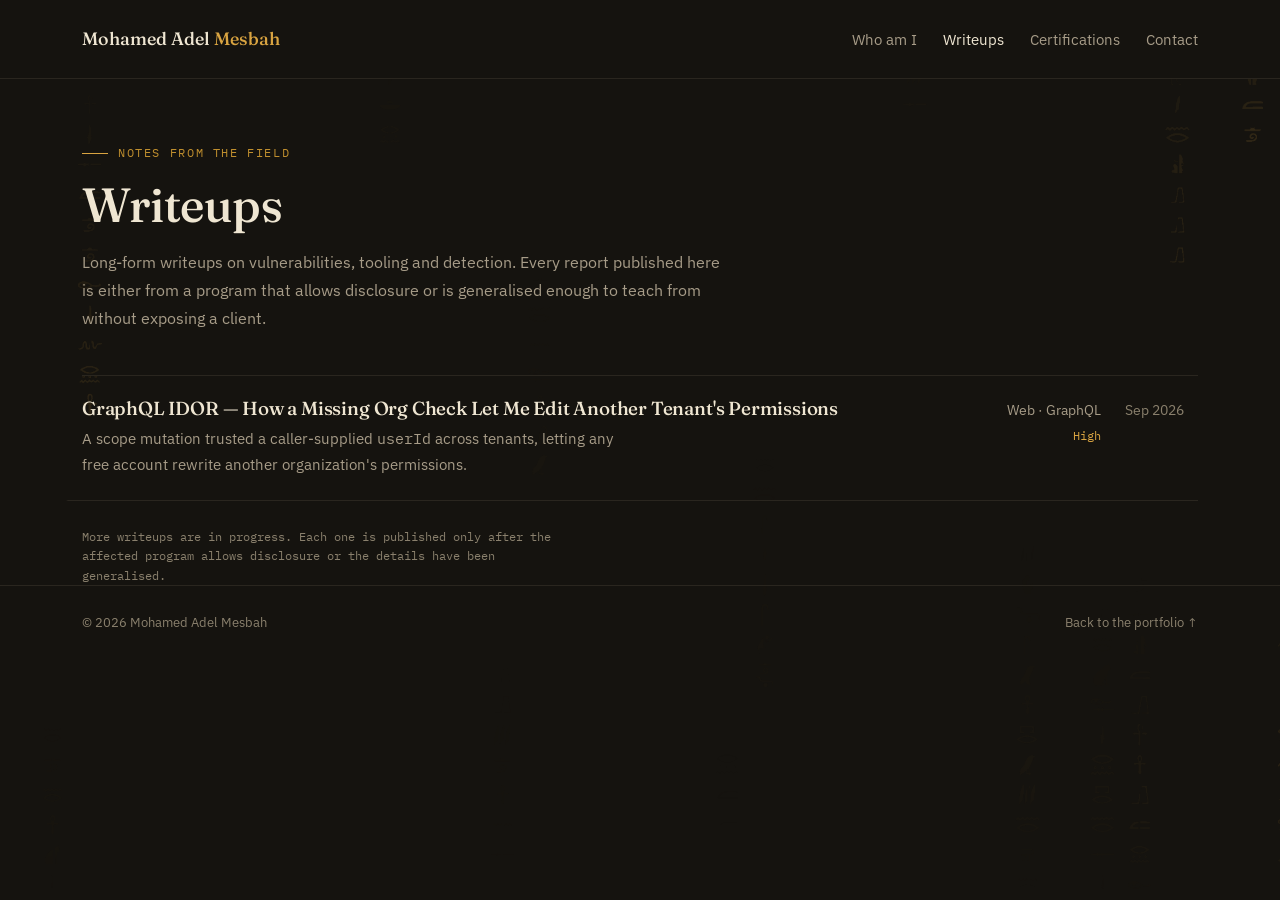
<file: writeups/index.html>
<!DOCTYPE html>
<html lang="en">
<head>
<meta charset="UTF-8">
<meta name="viewport" content="width=device-width, initial-scale=1.0">
<title>Writeups — Mohamed Adel Mesbah</title>
<meta name="description" content="Security writeups by Mohamed Adel Mesbah — vulnerability research, exploitation and remediation notes.">
<meta name="theme-color" content="#15130f">
<link rel="icon" href="data:image/svg+xml,%3Csvg xmlns='http://www.w3.org/2000/svg' viewBox='0 0 64 64'%3E%3Crect width='64' height='64' rx='14' fill='%2311141c'/%3E%3Ctext x='32' y='45' font-family='Georgia,serif' font-size='34' fill='%23d9a441' text-anchor='middle'%3EM%3C/text%3E%3C/svg%3E">
<link rel="preconnect" href="https://fonts.googleapis.com">
<link rel="preconnect" href="https://fonts.gstatic.com" crossorigin>
<link href="https://fonts.googleapis.com/css2?family=Fraunces:ital,opsz,wght@0,9..144,400;0,9..144,500;0,9..144,600&family=IBM+Plex+Sans:wght@400;500;600&family=IBM+Plex+Mono:wght@400;500&display=swap" rel="stylesheet">
<link rel="stylesheet" href="style.css?v=2">
</head>
<body>

<canvas id="hiero-rain" aria-hidden="true"></canvas>

<header>
  <div class="wrap">
    <a href="../index.html" class="wordmark">Mohamed Adel <span>Mesbah</span></a>
    <nav id="nav">
      <a href="../index.html#about">Who am I</a>
      <a href="index.html" aria-current="page">Writeups</a>
      <a href="../index.html#certs">Certifications</a>
      <a href="../index.html#contact">Contact</a>
    </nav>
    <button class="nav-toggle" id="navToggle" aria-label="Toggle menu" aria-expanded="false" aria-controls="nav">
      <span></span><span></span><span></span>
    </button>
  </div>
</header>

<main>
  <div class="wrap">
    <div class="page-head">
      <p class="page-kicker">Notes from the field</p>
      <h1>Writeups</h1>
      <p class="lede">Long-form writeups on vulnerabilities, tooling and detection. Every report published here is either from a program that allows disclosure or is generalised enough to teach from without exposing a client.</p>
    </div>

    <div class="writeups">
      <a class="writeup-row" href="graphql-idor.html">
        <div>
          <h3>GraphQL IDOR — How a Missing Org Check Let Me Edit Another Tenant's Permissions</h3>
          <p class="excerpt">A scope mutation trusted a caller-supplied <code>userId</code> across tenants, letting any free account rewrite another organization's permissions.</p>
        </div>
        <div class="writeup-meta">
          <span class="program">Web · GraphQL</span>
          <span class="sev sev-high">High</span>
        </div>
        <div class="writeup-date">Sep 2026</div>
      </a>
    </div>

    <p class="archive-note">
      More writeups are in progress. Each one is published only after the affected program allows disclosure or the details have been generalised.
    </p>
  </div>
</main>

<footer>
  <div class="wrap">
    <span>© 2026 Mohamed Adel Mesbah</span>
    <span><a href="../index.html">Back to the portfolio ↑</a></span>
  </div>
</footer>

<script>
  var toggle = document.getElementById('navToggle');
  var nav = document.getElementById('nav');
  if (toggle) {
    toggle.addEventListener('click', function(){
      var open = nav.classList.toggle('open');
      toggle.setAttribute('aria-expanded', open ? 'true' : 'false');
    });
    nav.querySelectorAll('a').forEach(function(a){
      a.addEventListener('click', function(){
        nav.classList.remove('open');
        toggle.setAttribute('aria-expanded', 'false');
      });
    });
  }
  window.addEventListener('resize', function(){
    if (window.innerWidth > 720 && nav.classList.contains('open')) {
      nav.classList.remove('open');
      toggle.setAttribute('aria-expanded', 'false');
    }
  });
</script>

<script src="rain.js?v=1"></script>

</body>
</html>
</file>
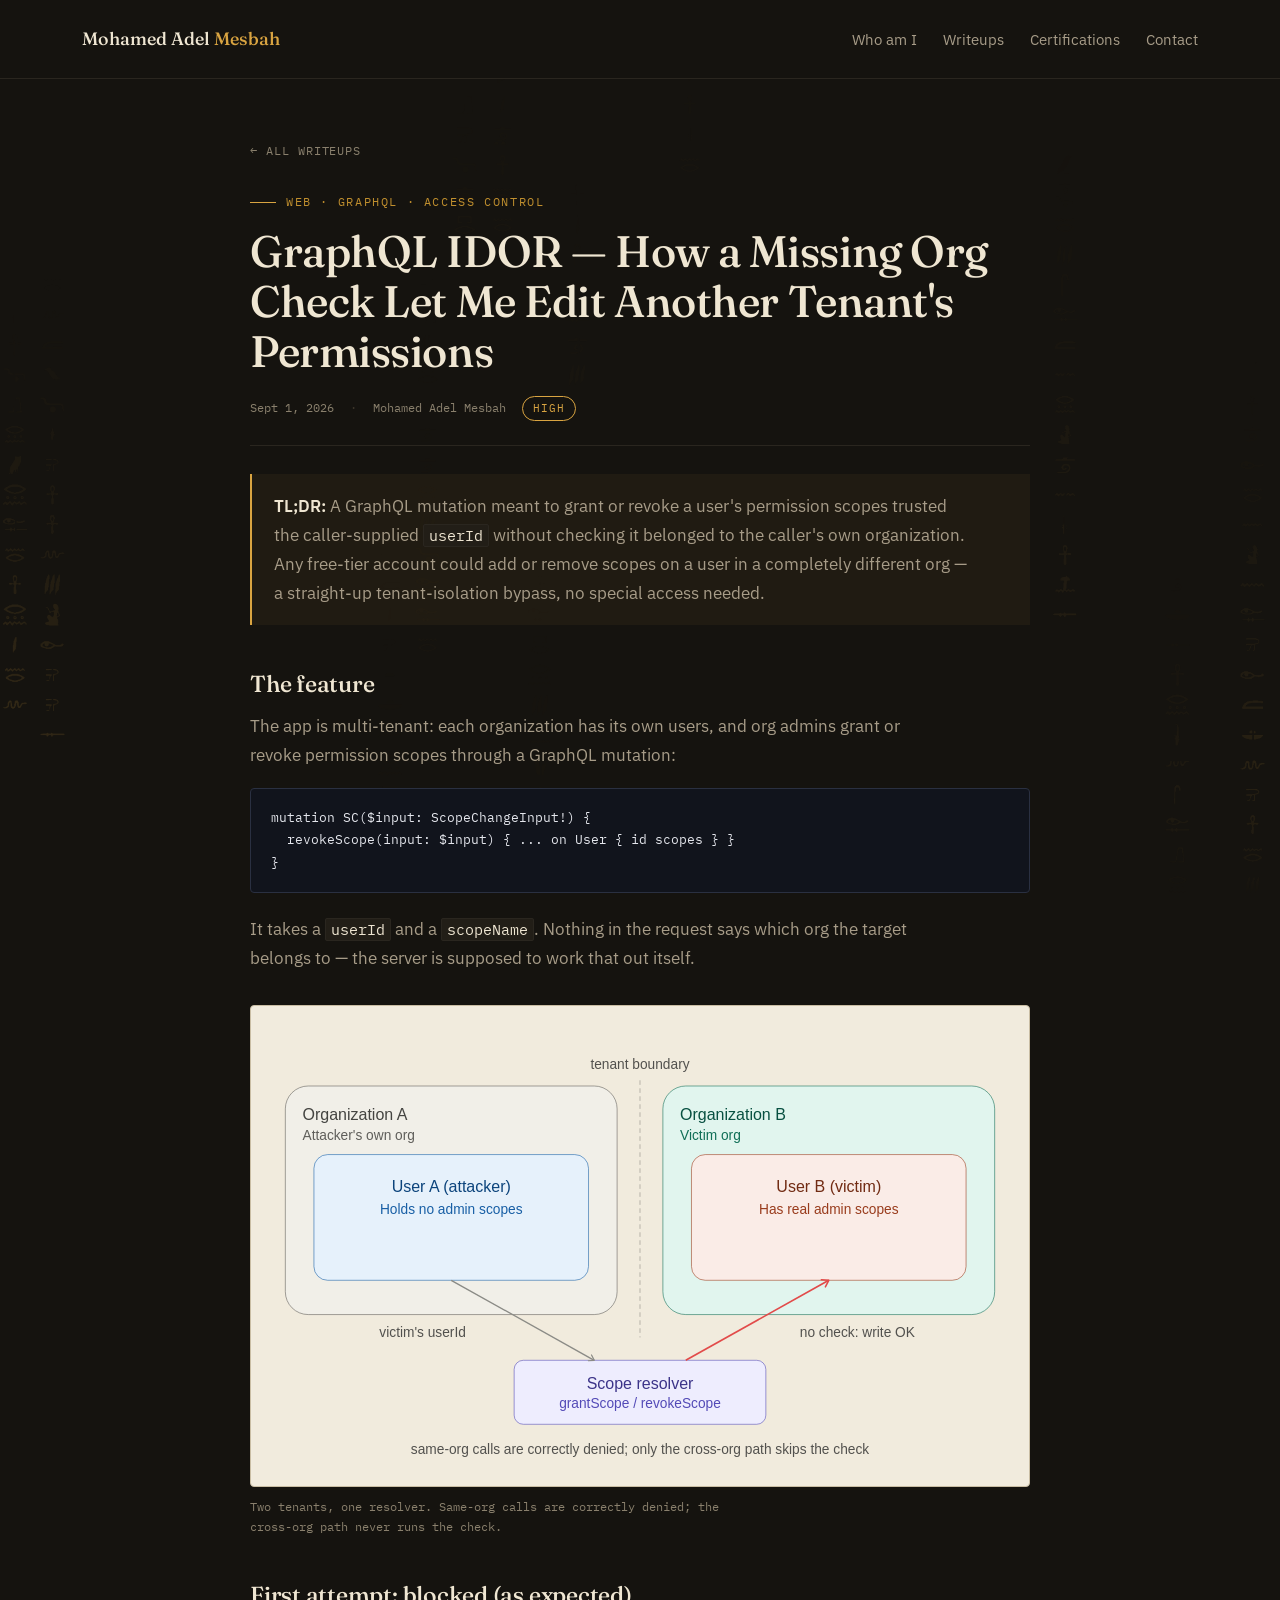
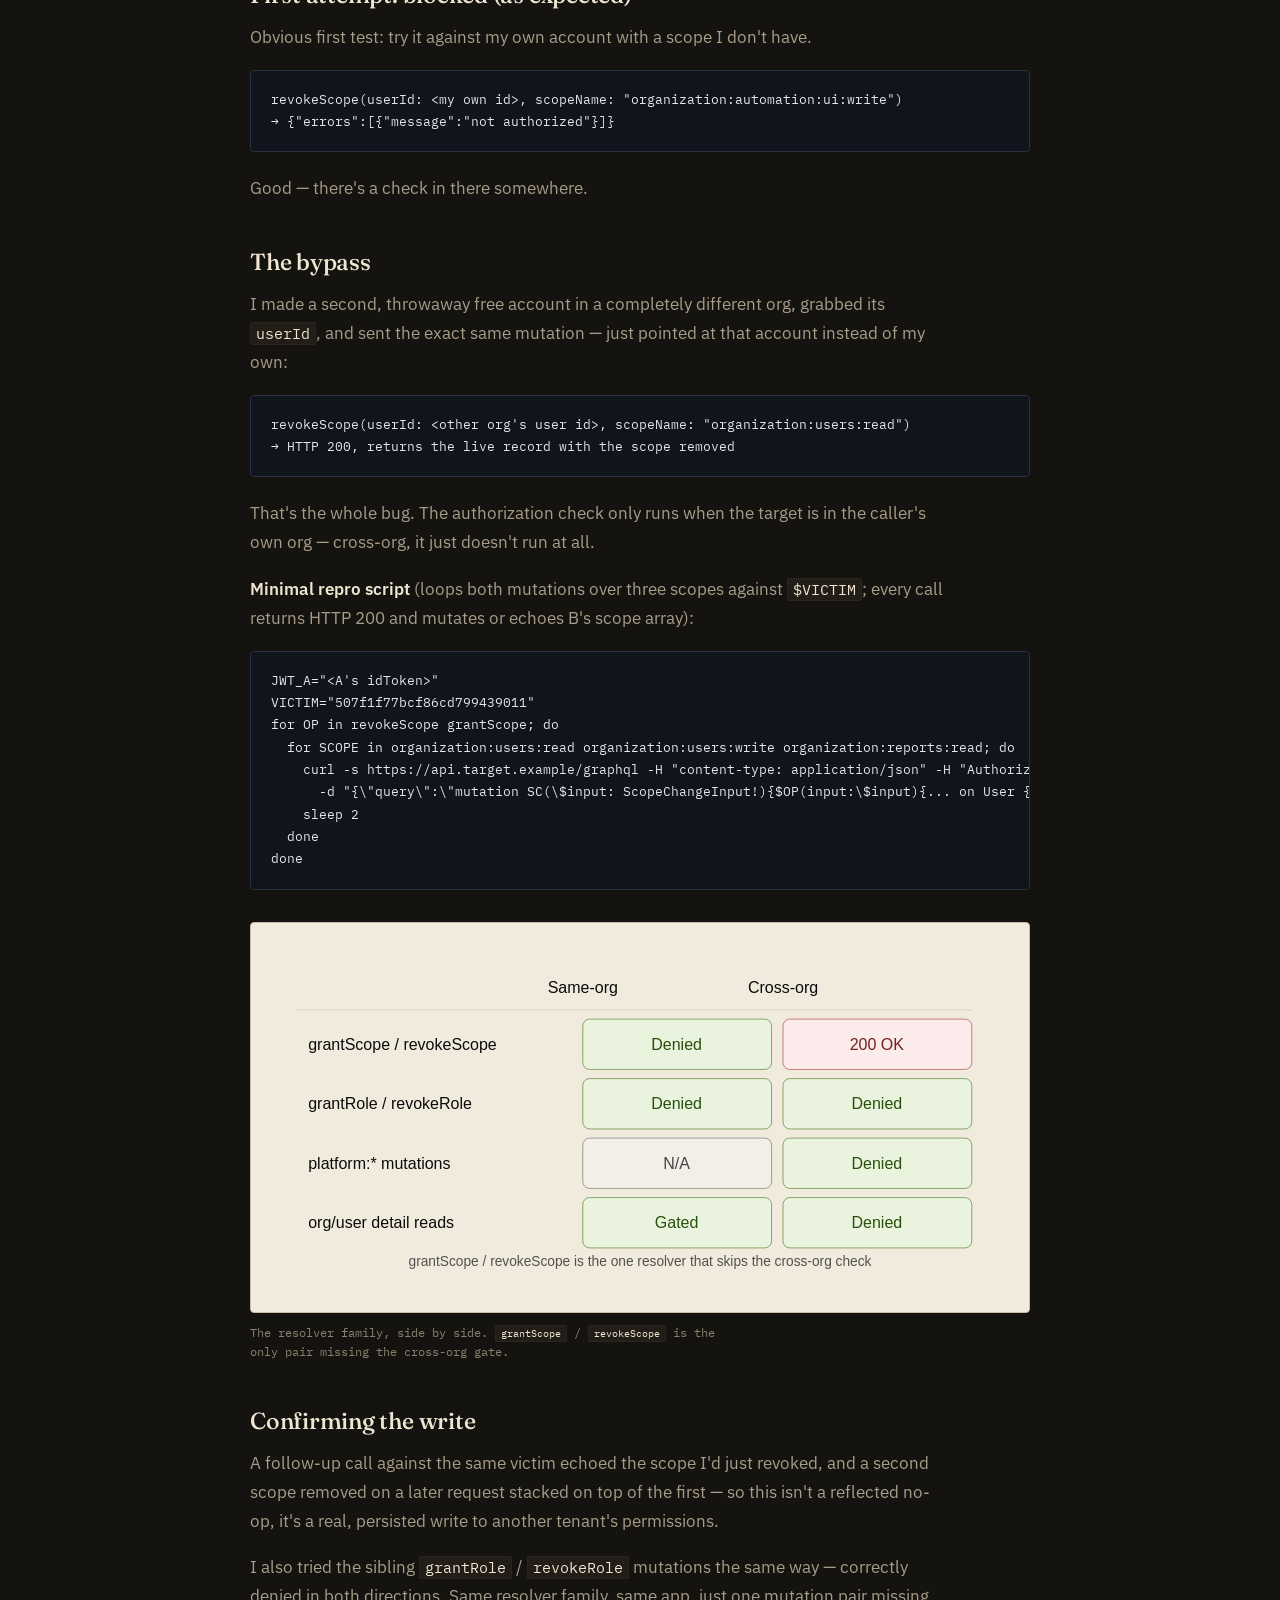
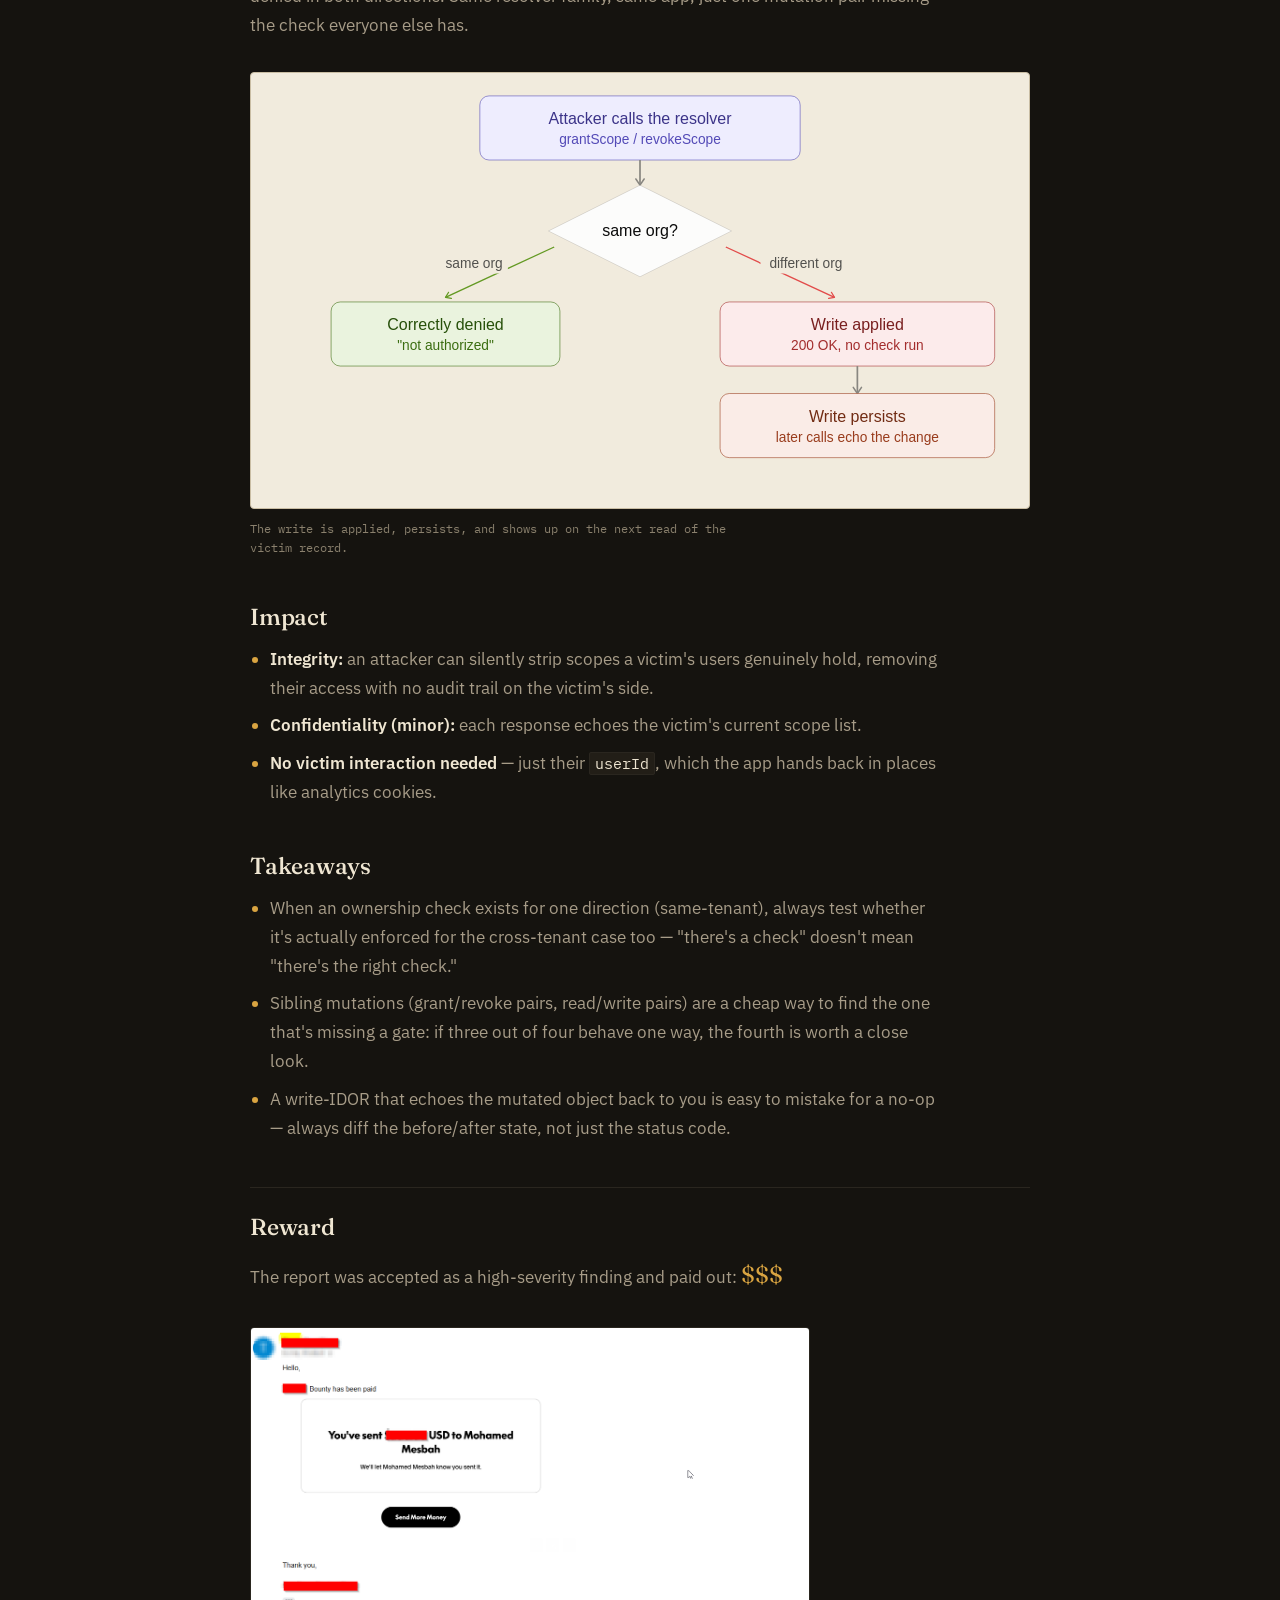
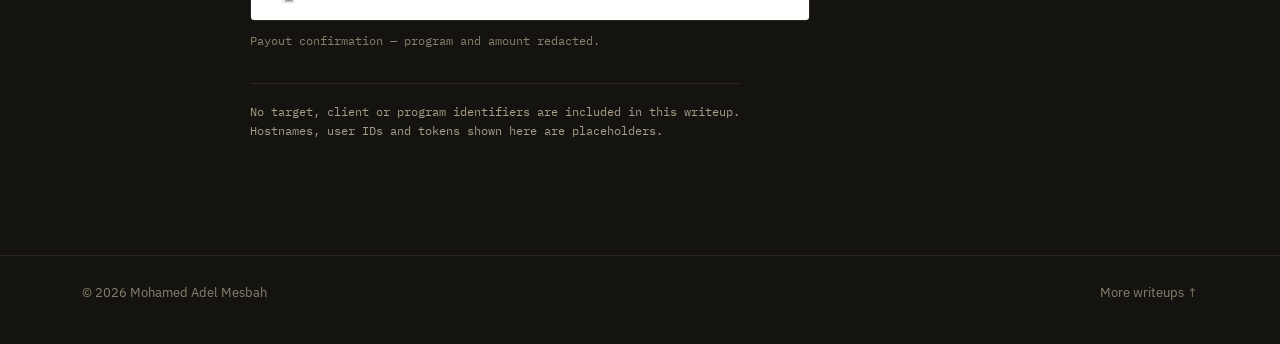
<file: writeups/graphql-idor.html>
<!DOCTYPE html>
<html lang="en">
<head>
<meta charset="UTF-8">
<meta name="viewport" content="width=device-width, initial-scale=1.0">
<title>GraphQL IDOR — How a Missing Org Check Let Me Edit Another Tenant's Permissions</title>
<meta name="description" content="A GraphQL scope mutation trusted a caller-supplied userId across tenants — a tenant-isolation bypass that let any free account modify another organization's permissions.">
<meta name="theme-color" content="#15130f">
<link rel="icon" href="data:image/svg+xml,%3Csvg xmlns='http://www.w3.org/2000/svg' viewBox='0 0 64 64'%3E%3Crect width='64' height='64' rx='14' fill='%2311141c'/%3E%3Ctext x='32' y='45' font-family='Georgia,serif' font-size='34' fill='%23d9a441' text-anchor='middle'%3EM%3C/text%3E%3C/svg%3E">
<link rel="preconnect" href="https://fonts.googleapis.com">
<link rel="preconnect" href="https://fonts.gstatic.com" crossorigin>
<link href="https://fonts.googleapis.com/css2?family=Fraunces:ital,opsz,wght@0,9..144,400;0,9..144,500;0,9..144,600&family=IBM+Plex+Sans:wght@400;500;600&family=IBM+Plex+Mono:wght@400;500&display=swap" rel="stylesheet">
<link rel="stylesheet" href="style.css?v=2">
</head>
<body>

<canvas id="hiero-rain" aria-hidden="true"></canvas>

<header>
  <div class="wrap">
    <a href="../index.html" class="wordmark">Mohamed Adel <span>Mesbah</span></a>
    <nav id="nav">
      <a href="../index.html#about">Who am I</a>
      <a href="index.html">Writeups</a>
      <a href="../index.html#certs">Certifications</a>
      <a href="../index.html#contact">Contact</a>
    </nav>
    <button class="nav-toggle" id="navToggle" aria-label="Toggle menu" aria-expanded="false" aria-controls="nav">
      <span></span><span></span><span></span>
    </button>
  </div>
</header>

<main>
  <div class="wrap">
    <article class="article">
      <a class="back" href="index.html">← All writeups</a>
      <p class="kicker">Web · GraphQL · Access control</p>
      <h1>GraphQL IDOR — How a Missing Org Check Let Me Edit Another Tenant's Permissions</h1>

      <div class="article-meta">
        <span>Sept 1, 2026</span>
        <span class="dot">·</span>
        <span>Mohamed Adel Mesbah</span>
        <span class="badge">High</span>
      </div>

      <div class="tldr">
        <p><strong>TL;DR:</strong> A GraphQL mutation meant to grant or revoke a user's permission scopes trusted the caller-supplied <code>userId</code> without checking it belonged to the caller's own organization. Any free-tier account could add or remove scopes on a user in a completely different org — a straight-up tenant-isolation bypass, no special access needed.</p>
      </div>

      <h2>The feature</h2>
      <p>The app is multi-tenant: each organization has its own users, and org admins grant or revoke permission scopes through a GraphQL mutation:</p>

      <pre><code>mutation SC($input: ScopeChangeInput!) {
  revokeScope(input: $input) { ... on User { id scopes } }
}</code></pre>

      <p>It takes a <code>userId</code> and a <code>scopeName</code>. Nothing in the request says which org the target belongs to — the server is supposed to work that out itself.</p>

      <figure class="diagram">
        <img src="graphql-idor/cross-tenant-scope-bypass.svg" alt="Diagram of two tenant boundaries: an attacker in Organization A sends a victim userId from Organization B to the scope resolver, which skips the authorization check.">
        <figcaption>Two tenants, one resolver. Same-org calls are correctly denied; the cross-org path never runs the check.</figcaption>
      </figure>

      <h2>First attempt: blocked (as expected)</h2>
      <p>Obvious first test: try it against my own account with a scope I don't have.</p>

      <pre><code>revokeScope(userId: &lt;my own id&gt;, scopeName: "organization:automation:ui:write")
→ {"errors":[{"message":"not authorized"}]}</code></pre>

      <p>Good — there's a check in there somewhere.</p>

      <h2>The bypass</h2>
      <p>I made a second, throwaway free account in a completely different org, grabbed its <code>userId</code>, and sent the exact same mutation — just pointed at that account instead of my own:</p>

      <pre><code>revokeScope(userId: &lt;other org's user id&gt;, scopeName: "organization:users:read")
→ HTTP 200, returns the live record with the scope removed</code></pre>

      <p>That's the whole bug. The authorization check only runs when the target is in the caller's own org — cross-org, it just doesn't run at all.</p>

      <p><strong>Minimal repro script</strong> (loops both mutations over three scopes against <code>$VICTIM</code>; every call returns HTTP 200 and mutates or echoes B's scope array):</p>

      <pre><code>JWT_A="&lt;A's idToken&gt;"
VICTIM="507f1f77bcf86cd799439011"
for OP in revokeScope grantScope; do
  for SCOPE in organization:users:read organization:users:write organization:reports:read; do
    curl -s https://api.target.example/graphql -H "content-type: application/json" -H "Authorization: $JWT_A" \
      -d "{\"query\":\"mutation SC(\$input: ScopeChangeInput!){$OP(input:\$input){... on User {id scopes}}}\",\"variables\":{\"input\":{\"userId\":\"$VICTIM\",\"scopeName\":\"$SCOPE\"}}}"
    sleep 2
  done
done</code></pre>

      <figure class="diagram">
        <img src="graphql-idor/resolver-asymmetry-grid.svg" alt="Table comparing same-org and cross-org behaviour across scope mutations, role mutations, platform mutations and detail reads.">
        <figcaption>The resolver family, side by side. <code>grantScope</code> / <code>revokeScope</code> is the only pair missing the cross-org gate.</figcaption>
      </figure>

      <h2>Confirming the write</h2>
      <p>A follow-up call against the same victim echoed the scope I'd just revoked, and a second scope removed on a later request stacked on top of the first — so this isn't a reflected no-op, it's a real, persisted write to another tenant's permissions.</p>

      <p>I also tried the sibling <code>grantRole</code> / <code>revokeRole</code> mutations the same way — correctly denied in both directions. Same resolver family, same app, just one mutation pair missing the check everyone else has.</p>

      <figure class="diagram">
        <img src="graphql-idor/poc-sequence-flow.svg" alt="Sequence diagram: an attacker calls the resolver, the cross-org branch applies the write and returns 200, and later calls echo the change.">
        <figcaption>The write is applied, persists, and shows up on the next read of the victim record.</figcaption>
      </figure>

      <h2>Impact</h2>
      <ul>
        <li><strong>Integrity:</strong> an attacker can silently strip scopes a victim's users genuinely hold, removing their access with no audit trail on the victim's side.</li>
        <li><strong>Confidentiality (minor):</strong> each response echoes the victim's current scope list.</li>
        <li><strong>No victim interaction needed</strong> — just their <code>userId</code>, which the app hands back in places like analytics cookies.</li>
      </ul>

      <h2>Takeaways</h2>
      <ul>
        <li>When an ownership check exists for one direction (same-tenant), always test whether it's actually enforced for the cross-tenant case too — "there's a check" doesn't mean "there's the right check."</li>
        <li>Sibling mutations (grant/revoke pairs, read/write pairs) are a cheap way to find the one that's missing a gate: if three out of four behave one way, the fourth is worth a close look.</li>
        <li>A write-IDOR that echoes the mutated object back to you is easy to mistake for a no-op — always diff the before/after state, not just the status code.</li>
      </ul>

      <div class="reward">
        <h2>Reward</h2>
        <p>The report was accepted as a high-severity finding and paid out: <span class="amount">$$$</span></p>
        <figure>
          <img src="graphql-idor/bounty.png" alt="Redacted payout confirmation showing the bounty payment.">
          <figcaption>Payout confirmation — program and amount redacted.</figcaption>
        </figure>
      </div>

      <p class="note">No target, client or program identifiers are included in this writeup. Hostnames, user IDs and tokens shown here are placeholders.</p>
    </article>
  </div>
</main>

<footer>
  <div class="wrap">
    <span>© 2026 Mohamed Adel Mesbah</span>
    <span><a href="index.html">More writeups ↑</a></span>
  </div>
</footer>

<script>
  var toggle = document.getElementById('navToggle');
  var nav = document.getElementById('nav');
  if (toggle) {
    toggle.addEventListener('click', function(){
      var open = nav.classList.toggle('open');
      toggle.setAttribute('aria-expanded', open ? 'true' : 'false');
    });
    nav.querySelectorAll('a').forEach(function(a){
      a.addEventListener('click', function(){
        nav.classList.remove('open');
        toggle.setAttribute('aria-expanded', 'false');
      });
    });
  }
  window.addEventListener('resize', function(){
    if (window.innerWidth > 720 && nav.classList.contains('open')) {
      nav.classList.remove('open');
      toggle.setAttribute('aria-expanded', 'false');
    }
  });
</script>

<script src="rain.js?v=1"></script>

</body>
</html>
</file>
<file: writeups/style.css>
/* Shared styles for the writeups section of mohamed-adel-mohamed.github.io */

:root{
  color-scheme:dark;
  --ink:#15130f;
  --panel:#1b1813;
  --panel-raised:#221e17;
  --line:#2a261f;
  --line-strong:#3d372c;
  --text:#efe6d2;
  --text-muted:#a79c88;
  --text-faint:#8a806d;
  --signal:#d9a441;
  --signal-dim:#c08f2e;
  --code-bg:#11141c;
  --code-raised:#171b26;
  --code-line:#2a3041;
  --code-text:#e4e6ec;
  --code-muted:#8b93a7;
  --rain-color:#d9a441;
  --rain-opacity:.16;
  --maxw:1180px;
}

*{box-sizing:border-box;}
html{scroll-behavior:smooth;}
body{
  margin:0;
  background:var(--ink);
  color:var(--text);
  font-family:'IBM Plex Sans', -apple-system, sans-serif;
  font-size:17px;
  line-height:1.7;
  -webkit-font-smoothing:antialiased;
}
h1,h2,h3,h4{
  font-family:'Fraunces', Georgia, serif;
  font-weight:500;
  line-height:1.15;
  letter-spacing:-0.01em;
  margin:0;
}
a{color:inherit;text-decoration:none;}
code,pre,.mono{font-family:'IBM Plex Mono', monospace;}
::selection{background:var(--signal);color:#15130f;}

:focus-visible{outline:2px solid var(--signal);outline-offset:3px;border-radius:2px;}

.wrap{max-width:var(--maxw);margin:0 auto;padding:0 32px;}
@media (max-width:640px){ .wrap{padding:0 20px;} body{font-size:16px;} }

/* ---------- rain ---------- */
#hiero-rain{
  position:fixed;inset:0;width:100%;height:100%;
  z-index:0;pointer-events:none;
  opacity:var(--rain-opacity);
  -webkit-mask-image:
    linear-gradient(90deg,#000 0,rgba(0,0,0,.55) 12%,rgba(0,0,0,.12) 30%,rgba(0,0,0,.12) 70%,rgba(0,0,0,.55) 88%,#000 100%),
    linear-gradient(180deg,transparent 0,#000 14%,#000 86%,transparent 100%);
  -webkit-mask-composite:source-in;
  mask-composite:intersect;
  mask-image:
    linear-gradient(90deg,#000 0,rgba(0,0,0,.55) 12%,rgba(0,0,0,.12) 30%,rgba(0,0,0,.12) 70%,rgba(0,0,0,.55) 88%,#000 100%),
    linear-gradient(180deg,transparent 0,#000 14%,#000 86%,transparent 100%);
}
main,footer{position:relative;z-index:1;}
@media (max-width:720px){
  #hiero-rain{
    -webkit-mask-image:
      linear-gradient(90deg,#000 0,rgba(0,0,0,.5) 10%,rgba(0,0,0,.08) 24%,rgba(0,0,0,.08) 76%,rgba(0,0,0,.5) 90%,#000 100%),
      linear-gradient(180deg,transparent 0,#000 16%,#000 84%,transparent 100%);
    mask-image:
      linear-gradient(90deg,#000 0,rgba(0,0,0,.5) 10%,rgba(0,0,0,.08) 24%,rgba(0,0,0,.08) 76%,rgba(0,0,0,.5) 90%,#000 100%),
      linear-gradient(180deg,transparent 0,#000 16%,#000 84%,transparent 100%);
  }
}

/* ---------- header ---------- */
header{
  padding:24px 0;
  border-bottom:1px solid var(--line);
  position:sticky;top:0;z-index:40;
  background:var(--ink);
}
header .wrap{display:flex;align-items:center;justify-content:space-between;gap:24px;}
.wordmark{font-family:'Fraunces',serif;font-weight:500;font-size:1.12rem;}
.wordmark span{color:var(--signal);}
nav{display:flex;gap:26px;}
nav a{font-size:0.93rem;color:var(--text-muted);transition:color .15s ease;}
nav a:hover,nav a[aria-current="page"]{color:var(--text);}
.nav-toggle{display:none;}
@media (max-width:720px){
  nav{
    position:fixed;inset:0 0 0 auto;width:min(78vw,300px);
    background:var(--panel);border-left:1px solid var(--line);
    flex-direction:column;padding:88px 28px 28px;
    transform:translateX(100%);transition:transform .25s ease;z-index:20;
  }
  nav.open{transform:translateX(0);}
  nav a{font-size:1.05rem;color:var(--text);padding:10px 0;border-bottom:1px solid var(--line);}
  .nav-toggle{
    display:flex;flex-direction:column;gap:5px;width:26px;z-index:30;
    background:none;border:none;cursor:pointer;padding:8px;
  }
  .nav-toggle span{height:2px;background:var(--text);border-radius:1px;}
}

/* ---------- page intro ---------- */
.page-head{padding:64px 0 8px;}
.page-head h1{font-size:clamp(2.1rem,4.4vw,3rem);}
.page-head .lede{
  color:var(--text-muted);
  max-width:64ch;
  margin:16px 0 0;
  font-size:1.02rem;
}

/* ---------- writeup rows ---------- */
.writeups{display:flex;flex-direction:column;border-top:1px solid var(--line);margin-top:36px;}
.writeup-row{
  display:grid;
  grid-template-columns:1fr auto auto;
  gap:24px;
  align-items:baseline;
  padding:22px 14px;
  border-bottom:1px solid var(--line);
  border-left:2px solid transparent;
  margin-left:-16px;
  transition:border-color .15s ease, background .15s ease;
}
.writeup-row:hover{border-left-color:var(--signal);background:rgba(217,164,65,.06);}
.writeup-row h3{font-size:1.18rem;}
.writeup-row .excerpt{
  font-size:0.95rem;color:var(--text-muted);
  margin:6px 0 0;max-width:62ch;
}
.writeup-meta{
  font-size:0.85rem;color:var(--text-muted);
  white-space:nowrap;text-align:right;
  display:flex;flex-direction:column;gap:4px;
}
.writeup-meta .program{font-family:'IBM Plex Sans',sans-serif;}
.writeup-meta .sev{font-family:'IBM Plex Mono',monospace;font-size:0.76rem;}
.sev-high{color:var(--signal);}
.sev-medium{color:#c9a45a;}
.sev-low{color:var(--text-faint);}
.writeup-date{color:var(--text-faint);font-size:0.85rem;white-space:nowrap;}
@media (max-width:640px){
  .writeup-row{grid-template-columns:1fr;gap:6px;}
  .writeup-meta,.writeup-date{text-align:left;}
}

/* ---------- article ---------- */
.article{max-width:780px;margin:0 auto;padding:56px 0 96px;}
.back{
  font-family:'IBM Plex Mono',monospace;
  font-size:0.74rem;letter-spacing:0.08em;text-transform:uppercase;
  color:var(--text-faint);transition:color .15s ease;
}
.back:hover{color:var(--signal);}
.article .kicker{
  font-family:'IBM Plex Mono',monospace;
  font-size:0.72rem;letter-spacing:0.14em;text-transform:uppercase;
  color:var(--signal-dim);margin:28px 0 14px;
  display:flex;align-items:center;gap:10px;
}
.article .kicker::before{content:"";width:26px;height:1px;background:var(--signal);display:inline-block;}
.article h1{font-size:clamp(1.95rem,4.2vw,2.75rem);line-height:1.14;}
.article-meta{
  display:flex;flex-wrap:wrap;align-items:baseline;gap:8px 16px;
  margin:20px 0 0;padding-bottom:24px;
  border-bottom:1px solid var(--line);
  font-family:'IBM Plex Mono',monospace;
  font-size:0.76rem;color:var(--text-faint);
}
.article-meta .dot{color:var(--line-strong);}
.article-meta .badge{
  border:1px solid var(--signal);
  color:var(--signal);
  border-radius:999px;
  padding:2px 10px;
  font-size:0.68rem;
  letter-spacing:0.1em;
  text-transform:uppercase;
}
.article h2{font-size:1.45rem;margin:46px 0 14px;}
.article p{color:var(--text-muted);margin:0 0 18px;max-width:70ch;}
.article strong{color:var(--text);font-weight:600;}
.article em{color:var(--text);}
.article ul{padding-left:20px;margin:0 0 20px;color:var(--text-muted);max-width:70ch;}
.article li{margin-bottom:9px;}
.article li::marker{color:var(--signal);}
.article code{
  font-size:0.86em;
  background:var(--panel-raised);
  border:1px solid var(--line);
  border-radius:2px;
  padding:1px 5px;
  color:var(--text);
}
.article pre{
  background:var(--code-bg);
  border:1px solid var(--code-line);
  border-radius:4px;
  padding:18px 20px;
  overflow-x:auto;
  margin:0 0 22px;
  font-size:0.82rem;
  line-height:1.7;
  color:var(--code-muted);
}
.article pre code{
  background:none;border:none;padding:0;
  color:var(--code-text);
  font-size:1em;
}
.article .arrow{color:var(--signal);}

.tldr{
  border-left:2px solid var(--signal);
  background:rgba(217,164,65,.06);
  padding:18px 22px;
  margin:28px 0 8px;
}
.tldr p{margin:0;color:var(--text-muted);}

figure{margin:32px 0;}
figure.diagram img{
  background:#f1ebdd;
  border-color:#c9bda3;
}
figure img{
  display:block;width:100%;height:auto;
  border:1px solid var(--line);
  border-radius:4px;
  background:var(--panel);
}
figcaption{
  font-family:'IBM Plex Mono',monospace;
  font-size:0.72rem;line-height:1.7;
  color:var(--text-faint);
  margin-top:10px;max-width:70ch;
}

.reward{margin-top:44px;padding-top:26px;border-top:1px solid var(--line);}
.reward h2{margin-top:0;}
.reward .amount{
  font-family:'Fraunces',serif;
  font-size:1.5rem;color:var(--signal);
}
.reward figure img{max-width:560px;}

.note{
  font-family:'IBM Plex Mono',monospace;
  font-size:0.72rem;line-height:1.7;
  color:var(--text-faint);
  border-top:1px solid var(--line);
  margin-top:36px;padding-top:18px;
  max-width:70ch;
}

/* ---------- footer ---------- */
footer{padding:26px 0 40px;border-top:1px solid var(--line);}
footer .wrap{
  display:flex;justify-content:space-between;align-items:center;
  color:var(--text-faint);font-size:0.82rem;flex-wrap:wrap;gap:10px;
}
footer a:hover{color:var(--text-muted);}

/* ---------- archive page ---------- */
.page-kicker{
  font-family:'IBM Plex Mono',monospace;
  font-size:0.72rem;letter-spacing:0.14em;text-transform:uppercase;
  color:var(--signal-dim);margin:0 0 14px;
  display:flex;align-items:center;gap:10px;
}
.page-kicker::before{content:"";width:26px;height:1px;background:var(--signal);display:inline-block;}
.archive-note{
  font-family:'IBM Plex Mono',monospace;
  font-size:0.72rem;line-height:1.7;
  color:var(--text-faint);
  margin:26px 0 0;max-width:70ch;
}
</file>
